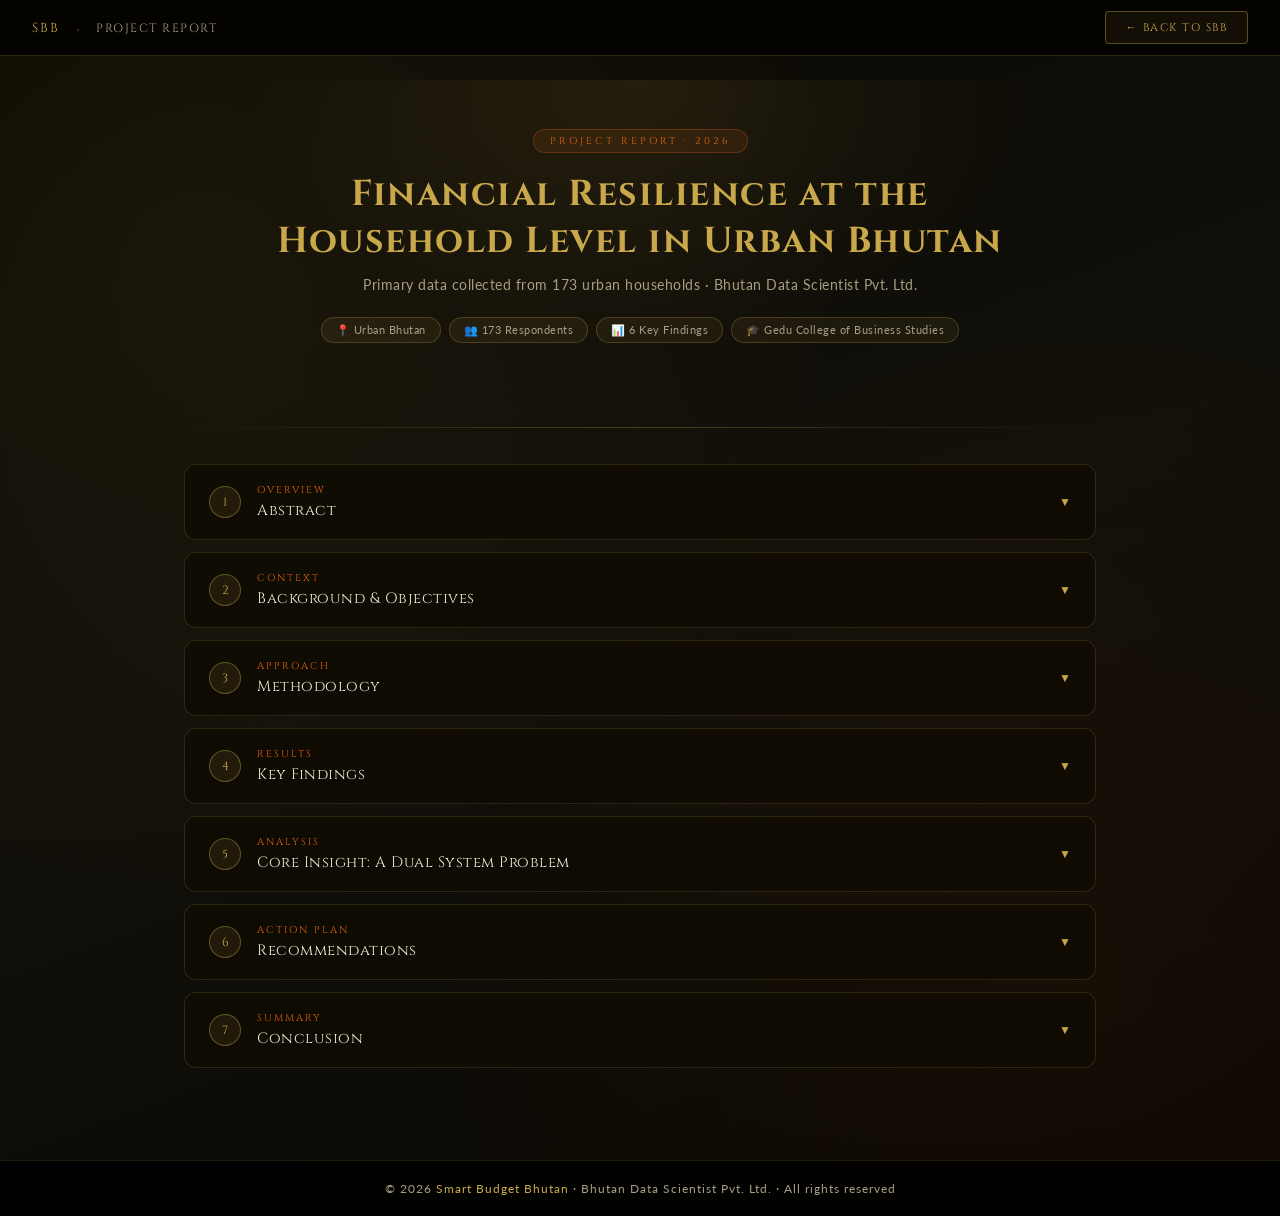
<file: report.html>
<!DOCTYPE html>
<html lang="en">
<head>
  <meta charset="UTF-8">
  <meta name="viewport" content="width=device-width, initial-scale=1.0">
  <title>Project Report · Smart Budget Bhutan</title>
  <link rel="icon" href="data:image/svg+xml,<svg xmlns='http://www.w3.org/2000/svg' viewBox='0 0 100 100'><text y='.9em' font-size='90'>📋</text></svg>">
  <link rel="preconnect" href="https://fonts.googleapis.com">
  <link rel="preconnect" href="https://fonts.gstatic.com" crossorigin>
  <link href="https://fonts.googleapis.com/css2?family=Cinzel:wght@600;700&family=Lato:wght@300;400;700&display=swap" rel="stylesheet">

  <style>
    :root {
      --gold: #c9a84c;
      --deep: #0d0a04;
      --accent: #e25f0e;
      --text: #f0ead6;
      --muted: #a89e84;
      --green: #4caf82;
      --card-bg: rgba(15,12,4,0.95);
    }

    * { box-sizing: border-box; margin: 0; padding: 0; }

    body {
      font-family: 'Lato', sans-serif;
      background: #080602;
      color: var(--text);
      min-height: 100vh;
      background-image:
        radial-gradient(circle at 15% 20%, rgba(201,168,76,0.07) 0%, transparent 45%),
        radial-gradient(circle at 85% 80%, rgba(226,95,14,0.05) 0%, transparent 45%),
        linear-gradient(160deg, #0a0802 0%, #12100a 50%, #080602 100%);
    }

    /* ── NAV ── */
    .report-nav {
      position: fixed;
      top: 0; left: 0; right: 0;
      z-index: 100;
      background: rgba(5,4,1,0.96);
      backdrop-filter: blur(12px);
      border-bottom: 1px solid rgba(201,168,76,0.2);
      padding: 0 32px;
      height: 56px;
      display: flex;
      align-items: center;
      justify-content: space-between;
    }

    .report-nav-left {
      display: flex;
      align-items: center;
      gap: 16px;
    }

    .report-nav-brand {
      font-family: 'Cinzel', serif;
      font-size: 13px;
      color: var(--gold);
      letter-spacing: 2px;
      text-decoration: none;
    }

    .report-nav-sep { color: rgba(201,168,76,0.3); font-size: 16px; }

    .report-nav-title {
      font-family: 'Cinzel', serif;
      font-size: 12px;
      color: var(--muted);
      letter-spacing: 1.5px;
      text-transform: uppercase;
    }

    .report-nav-back {
      display: inline-flex;
      align-items: center;
      gap: 8px;
      padding: 8px 20px;
      font-family: 'Cinzel', serif;
      font-size: 11px;
      letter-spacing: 1.5px;
      text-transform: uppercase;
      border: 1px solid rgba(201,168,76,0.4);
      background: rgba(201,168,76,0.08);
      color: var(--gold);
      cursor: pointer;
      border-radius: 4px;
      text-decoration: none;
      transition: background 0.2s, color 0.2s;
    }

    .report-nav-back:hover { background: var(--gold); color: var(--deep); }

    /* ── SCROLL PROGRESS ── */
    .scroll-progress {
      position: fixed;
      top: 56px; left: 0;
      height: 3px;
      background: linear-gradient(90deg, var(--accent), var(--gold));
      z-index: 99;
      transition: width 0.1s linear;
      width: 0%;
    }

    /* ── PAGE WRAPPER ── */
    .report-page {
      max-width: 960px;
      margin: 0 auto;
      padding: 80px 24px 80px;
    }

    /* ── HERO HEADER ── */
    .report-hero {
      text-align: center;
      padding: 48px 0 40px;
      position: relative;
    }

    .report-hero::before {
      content: '';
      position: absolute;
      inset: 0;
      background: radial-gradient(ellipse at 50% 0%, rgba(201,168,76,0.1) 0%, transparent 60%);
      pointer-events: none;
    }

    .report-badge {
      display: inline-block;
      font-size: 10px;
      letter-spacing: 3px;
      text-transform: uppercase;
      color: var(--accent);
      font-family: 'Cinzel', serif;
      background: rgba(226,95,14,0.1);
      border: 1px solid rgba(226,95,14,0.3);
      border-radius: 50px;
      padding: 4px 16px;
      margin-bottom: 18px;
    }

    .report-hero h1 {
      font-family: 'Cinzel', serif;
      font-size: clamp(20px, 3.5vw, 36px);
      color: var(--gold);
      letter-spacing: 1.5px;
      line-height: 1.3;
      margin-bottom: 12px;
    }

    .report-hero-sub {
      font-size: 13.5px;
      color: var(--muted);
      margin-bottom: 24px;
      letter-spacing: 0.5px;
    }

    .report-meta-row {
      display: flex;
      flex-wrap: wrap;
      gap: 8px;
      justify-content: center;
      margin-bottom: 8px;
    }

    .report-meta-pill {
      background: rgba(201,168,76,0.08);
      border: 1px solid rgba(201,168,76,0.25);
      border-radius: 50px;
      padding: 5px 14px;
      font-size: 11px;
      color: var(--muted);
      letter-spacing: 0.5px;
    }

    /* ── DIVIDER ── */
    .report-divider {
      height: 1px;
      background: linear-gradient(90deg, transparent, rgba(201,168,76,0.3), transparent);
      margin: 36px 0;
    }

    /* ── ACCORDION SECTIONS ── */
    .accordion-item {
      background: var(--card-bg);
      border: 1px solid rgba(201,168,76,0.18);
      border-radius: 12px;
      margin-bottom: 12px;
      overflow: hidden;
      transition: box-shadow 0.2s;
    }

    .accordion-item:hover { box-shadow: 0 8px 28px rgba(0,0,0,0.5); }

    .accordion-header {
      width: 100%;
      display: flex;
      align-items: center;
      gap: 16px;
      padding: 18px 24px;
      background: transparent;
      border: none;
      cursor: pointer;
      text-align: left;
      transition: background 0.2s;
    }

    .accordion-header:hover { background: rgba(201,168,76,0.05); }

    .accordion-header.active {
      border-bottom: 1px solid rgba(201,168,76,0.15);
      background: rgba(201,168,76,0.06);
    }

    .accordion-num {
      width: 32px; height: 32px; min-width: 32px;
      border-radius: 50%;
      background: rgba(201,168,76,0.1);
      border: 1.5px solid rgba(201,168,76,0.4);
      font-family: 'Cinzel', serif;
      font-size: 12px;
      color: var(--gold);
      display: flex; align-items: center; justify-content: center;
      flex-shrink: 0;
    }

    .accordion-title-wrap { flex: 1; }

    .accordion-tag {
      font-size: 10px;
      letter-spacing: 2px;
      color: var(--accent);
      text-transform: uppercase;
      font-family: 'Cinzel', serif;
      margin-bottom: 3px;
    }

    .accordion-title {
      font-family: 'Cinzel', serif;
      font-size: 15px;
      color: var(--text);
      letter-spacing: 0.5px;
    }

    .accordion-chevron {
      color: var(--gold);
      font-size: 12px;
      transition: transform 0.3s ease;
      flex-shrink: 0;
    }

    .accordion-chevron.open { transform: rotate(180deg); }

    .accordion-body {
      max-height: 0;
      overflow: hidden;
      transition: max-height 0.45s cubic-bezier(0.4,0,0.2,1);
    }

    .accordion-body.open { max-height: 3000px; }

    .accordion-content { padding: 24px 28px 28px; }

    /* ── TYPOGRAPHY ── */
    .rpt-body {
      font-size: 14px;
      color: var(--muted);
      line-height: 1.82;
      text-align: justify;
      margin-bottom: 14px;
    }

    .rpt-body strong { color: var(--text); }
    .rpt-body:last-child { margin-bottom: 0; }

    .rpt-label {
      font-family: 'Cinzel', serif;
      font-size: 10px;
      letter-spacing: 3px;
      text-transform: uppercase;
      color: var(--accent);
      margin-bottom: 14px;
    }

    .rpt-list {
      list-style: none;
      padding: 0; margin: 0 0 14px;
    }

    .rpt-list li {
      font-size: 13.5px;
      color: var(--muted);
      padding: 6px 0 6px 22px;
      position: relative;
      line-height: 1.6;
      border-bottom: 1px solid rgba(201,168,76,0.06);
    }

    .rpt-list li:last-child { border-bottom: none; }

    .rpt-list li::before {
      content: '→';
      position: absolute; left: 0;
      color: var(--gold); font-size: 12px;
    }

    /* ── FINDINGS GRID ── */
    .findings-grid {
      display: grid;
      grid-template-columns: repeat(3, 1fr);
      gap: 14px;
      margin-bottom: 4px;
    }

    .finding-card {
      background: rgba(255,255,255,0.03);
      border: 1px solid rgba(201,168,76,0.15);
      border-top: 3px solid var(--gold);
      border-radius: 10px;
      padding: 18px 16px;
      transition: transform 0.2s;
    }

    .finding-card:hover { transform: translateY(-4px); }

    .finding-num {
      font-family: 'Cinzel', serif;
      font-size: 10px;
      color: var(--accent);
      letter-spacing: 2px;
      margin-bottom: 6px;
    }

    .finding-title {
      font-family: 'Cinzel', serif;
      font-size: 12.5px;
      color: var(--text);
      margin-bottom: 8px;
      letter-spacing: 0.5px;
    }

    .finding-stat {
      font-family: 'Cinzel', serif;
      font-size: 30px;
      color: var(--gold);
      line-height: 1;
      margin-bottom: 10px;
    }

    .finding-body {
      font-size: 12.5px;
      color: var(--muted);
      line-height: 1.7;
      text-align: justify;
    }

    /* ── DUAL BLOCK ── */
    .dual-grid {
      display: grid;
      grid-template-columns: 1fr 1fr;
      gap: 14px;
      margin-bottom: 14px;
    }

    .dual-item {
      border-radius: 8px;
      padding: 16px 18px;
    }

    .dual-item.structural {
      background: rgba(226,95,14,0.07);
      border-left: 3px solid var(--accent);
    }

    .dual-item.behavioral {
      background: rgba(76,175,130,0.07);
      border-left: 3px solid var(--green);
    }

    .dual-label {
      font-family: 'Cinzel', serif;
      font-size: 11px;
      letter-spacing: 1.5px;
      text-transform: uppercase;
      color: var(--text);
      margin-bottom: 10px;
    }

    /* ── RECS GRID ── */
    .recs-grid {
      display: grid;
      grid-template-columns: repeat(3, 1fr);
      gap: 12px;
    }

    .rec-card {
      background: rgba(255,255,255,0.03);
      border: 1px solid rgba(201,168,76,0.12);
      border-radius: 10px;
      padding: 16px 14px;
    }

    .rec-icon { font-size: 20px; margin-bottom: 8px; }

    .rec-title {
      font-family: 'Cinzel', serif;
      font-size: 12px;
      color: var(--gold);
      letter-spacing: 0.5px;
      margin-bottom: 7px;
    }

    .rec-body {
      font-size: 12.5px;
      color: var(--muted);
      line-height: 1.65;
      text-align: justify;
    }

    /* ── QUOTE ── */
    .rpt-quote {
      background: rgba(201,168,76,0.07);
      border-left: 4px solid var(--gold);
      border-radius: 8px;
      padding: 16px 20px;
      font-family: 'Cinzel', serif;
      font-size: 14px;
      color: var(--gold);
      line-height: 1.65;
      font-style: italic;
      margin-top: 16px;
    }

    /* ── TWO COL ── */
    .two-col {
      display: grid;
      grid-template-columns: 1fr 1fr;
      gap: 24px;
    }

    /* ── BACK TO TOP ── */
    .back-to-top {
      position: fixed;
      bottom: 28px; right: 28px;
      width: 44px; height: 44px;
      border-radius: 50%;
      background: rgba(201,168,76,0.15);
      border: 1px solid rgba(201,168,76,0.4);
      color: var(--gold);
      font-size: 18px;
      display: flex; align-items: center; justify-content: center;
      cursor: pointer;
      transition: background 0.2s, opacity 0.3s;
      opacity: 0; pointer-events: none; z-index: 99;
    }

    .back-to-top.visible { opacity: 1; pointer-events: all; }
    .back-to-top:hover { background: rgba(201,168,76,0.3); }

    /* ── FOOTER ── */
    .report-footer {
      background: rgba(0,0,0,0.9);
      border-top: 1px solid rgba(201,168,76,0.15);
      padding: 20px;
      text-align: center;
      font-size: 12px;
      color: var(--muted);
      letter-spacing: 1px;
    }

    .report-footer a { color: var(--gold); text-decoration: none; }

    /* ── MOBILE ── */
    @media (max-width: 768px) {
      .report-nav { padding: 0 16px; }
      .report-nav-title, .report-nav-sep { display: none; }
      .report-page { padding: 72px 14px 60px; }
      .accordion-content { padding: 18px 16px 22px; }
      .findings-grid { grid-template-columns: 1fr 1fr; }
      .recs-grid { grid-template-columns: 1fr 1fr; }
      .dual-grid { grid-template-columns: 1fr; }
      .two-col { grid-template-columns: 1fr; }
    }

    @media (max-width: 480px) {
      .findings-grid { grid-template-columns: 1fr; }
      .recs-grid { grid-template-columns: 1fr; }
    }
  </style>
</head>
<body>

  <!-- SCROLL PROGRESS -->
  <div class="scroll-progress" id="scroll-progress"></div>

  <!-- NAV -->
  <nav class="report-nav">
    <div class="report-nav-left">
      <a href="index.html" class="report-nav-brand">SBB</a>
      <span class="report-nav-sep">·</span>
      <span class="report-nav-title">Project Report</span>
    </div>
    <a href="index.html" class="report-nav-back">← Back to SBB</a>
  </nav>

  <div class="report-page">

    <!-- HERO -->
    <div class="report-hero">
      <div class="report-badge">Project Report · 2026</div>
      <h1>Financial Resilience at the<br>Household Level in Urban Bhutan</h1>
      <p class="report-hero-sub">Primary data collected from 173 urban households · Bhutan Data Scientist Pvt. Ltd.</p>
      <div class="report-meta-row">
        <span class="report-meta-pill">📍 Urban Bhutan</span>
        <span class="report-meta-pill">👥 173 Respondents</span>
        <span class="report-meta-pill">📊 6 Key Findings</span>
        <span class="report-meta-pill">🎓 Gedu College of Business Studies</span>
      </div>
    </div>

    <div class="report-divider"></div>

    <!-- ── ACCORDION SECTIONS ── -->

    <!-- 1. ABSTRACT -->
    <div class="accordion-item">
      <button class="accordion-header" onclick="toggleAccordion(this)">
        <div class="accordion-num">1</div>
        <div class="accordion-title-wrap">
          <div class="accordion-tag">Overview</div>
          <div class="accordion-title">Abstract</div>
        </div>
        <span class="accordion-chevron">▼</span>
      </button>
      <div class="accordion-body">
        <div class="accordion-content">
          <p class="rpt-body">This project focused on financial resilience at the household level in urban Bhutan, exploring income, expenditure, housing costs, saving behavior, and financial challenges. Using a cross-sectional descriptive approach, primary data was collected via a Google survey, cleaned in Google Sheets, and visualized in Tableau.</p>
          <p class="rpt-body">Key findings show that many urban households earn low incomes and spend a large share on rent and loan repayments, severely limiting savings capacity. High living costs and low income were found as the main barriers to saving, while poor budgeting and financial planning skills add to this vulnerability.</p>
          <p class="rpt-body">The project concludes that financial resilience in urban Bhutan depends on both structural factors (income, housing costs) and behavioral factors (saving habits, financial planning). Recommendations include improving affordable housing, promoting financial literacy, and providing practical digital tools.</p>
        </div>
      </div>
    </div>

    <!-- 2. BACKGROUND -->
    <div class="accordion-item">
      <button class="accordion-header" onclick="toggleAccordion(this)">
        <div class="accordion-num">2</div>
        <div class="accordion-title-wrap">
          <div class="accordion-tag">Context</div>
          <div class="accordion-title">Background & Objectives</div>
        </div>
        <span class="accordion-chevron">▼</span>
      </button>
      <div class="accordion-body">
        <div class="accordion-content">
          <p class="rpt-body">Bhutan is experiencing steady urbanization as people migrate from rural areas in search of better employment, education, and services. While opportunities have increased, the cost of urban living has risen significantly creating a dual challenge for households who face high rental costs, rising goods and services prices, limited income growth, and increased financial obligations.</p>
          <p class="rpt-body">Financial resilience the ability to manage expenses, absorb financial shocks, and maintain stability is becoming increasingly critical. Limited existing research on how Bhutanese households manage finances makes this project important for providing data-driven insights.</p>
          <div class="rpt-label" style="margin-top:20px;">Project Objectives</div>
          <ul class="rpt-list">
            <li>Analyze income levels and income stability of urban households</li>
            <li>Examine household expenditure patterns on essential goods and services</li>
            <li>Evaluate the impact of housing costs on household financial well-being</li>
            <li>Assess savings behavior and financial management practices</li>
            <li>Identify key financial challenges and support preferences</li>
          </ul>
        </div>
      </div>
    </div>

    <!-- 3. METHODOLOGY -->
    <div class="accordion-item">
      <button class="accordion-header" onclick="toggleAccordion(this)">
        <div class="accordion-num">3</div>
        <div class="accordion-title-wrap">
          <div class="accordion-tag">Approach</div>
          <div class="accordion-title">Methodology</div>
        </div>
        <span class="accordion-chevron">▼</span>
      </button>
      <div class="accordion-body">
        <div class="accordion-content">
          <p class="rpt-body">This project follows an exploratory and descriptive design to understand trends and patterns related to financial resilience in urban Bhutan. It is non-experimental and cross-sectional, with data collected at a single point in time without manipulating any variables.</p>
          <p class="rpt-body">Primary survey data was collected from 173 urban households using Google Forms. Data was cleaned and prepared in Google Sheets inconsistencies checked, missing values handled, and categorical data converted to numerical where necessary. Cleaned data was then analyzed in Tableau to create interactive charts and visualizations.</p>
          <div class="rpt-label" style="margin-top:20px;">Visualizations Used</div>
          <ul class="rpt-list">
            <li>Bar charts — income distribution and largest household expenses</li>
            <li>Bubble chart — budgeting difficulties (saving, planning, debt management)</li>
            <li>Pie chart — reasons for not saving</li>
            <li>Tree map — preferred financial support types</li>
          </ul>
        </div>
      </div>
    </div>

    <!-- 4. KEY FINDINGS -->
    <div class="accordion-item">
      <button class="accordion-header" onclick="toggleAccordion(this)">
        <div class="accordion-num">4</div>
        <div class="accordion-title-wrap">
          <div class="accordion-tag">Results</div>
          <div class="accordion-title">Key Findings</div>
        </div>
        <span class="accordion-chevron">▼</span>
      </button>
      <div class="accordion-body">
        <div class="accordion-content">
          <div class="findings-grid">

            <div class="finding-card">
              <div class="finding-num">FINDING 01</div>
              <div class="finding-title">Young Urban Population</div>
              <div class="finding-stat">78%</div>
              <p class="finding-body">78.03% of respondents are aged 21–35  young adults in early career stages with the highest financial vulnerability due to lower income and higher living costs.</p>
            </div>

            <div class="finding-card">
              <div class="finding-num">FINDING 02</div>
              <div class="finding-title">Low Income Households</div>
              <div class="finding-stat">50%+</div>
              <p class="finding-body">More than half earn Nu. 30,000 or less per month. The largest group earns below Nu. 20,000, leaving very limited capacity for savings a clear "missing middle" income gap.</p>
            </div>

            <div class="finding-card">
              <div class="finding-num">FINDING 03</div>
              <div class="finding-title">Rent Dominates Expenses</div>
              <div class="finding-stat">37.8%</div>
              <p class="finding-body">Rent alone is 37.76% of total household expenses. Combined with loan repayments, over 55% of income goes to fixed, non-negotiable costs leaving almost nothing to save.</p>
            </div>

            <div class="finding-card">
              <div class="finding-num">FINDING 04</div>
              <div class="finding-title">Why Households Cannot Save</div>
              <div class="finding-stat">61%</div>
              <p class="finding-body">High expenses (36.11%) and low income (25%) account for 61.11% of reasons. A further 23.61% have no regular saving habit, and 11.11% cited unexpected expenses.</p>
            </div>

            <div class="finding-card">
              <div class="finding-num">FINDING 05</div>
              <div class="finding-title">Budgeting Challenges</div>
              <div class="finding-stat">37.5%</div>
              <p class="finding-body">Inability to save is the top financial difficulty (37.54%), followed by financial planning (28.67%) and daily budgeting (20.48%) three deeply interconnected challenges.</p>
            </div>

            <div class="finding-card">
              <div class="finding-num">FINDING 06</div>
              <div class="finding-title">Demand for Digital Tools</div>
              <div class="finding-stat">61.4%</div>
              <p class="finding-body">61.44% of households want either savings/investment products or mobile digital budgeting tools showing strong demand for practical, accessible financial tools over advice alone.</p>
            </div>

          </div>
        </div>
      </div>
    </div>

    <!-- 5. CORE INSIGHT -->
    <div class="accordion-item">
      <button class="accordion-header" onclick="toggleAccordion(this)">
        <div class="accordion-num">5</div>
        <div class="accordion-title-wrap">
          <div class="accordion-tag">Analysis</div>
          <div class="accordion-title">Core Insight: A Dual System Problem</div>
        </div>
        <span class="accordion-chevron">▼</span>
      </button>
      <div class="accordion-body">
        <div class="accordion-content">
          <p class="rpt-body">Financial resilience in urban Bhutan depends on two interconnected systems. When both break down simultaneously, households face a cycle of financial vulnerability that is very hard to escape.</p>
          <div class="dual-grid">
            <div class="dual-item structural">
              <div class="dual-label">Structural Factors</div>
              <ul class="rpt-list">
                <li>Low and unstable income</li>
                <li>High housing and rent costs</li>
                <li>Rising cost of living (GST)</li>
                <li>Limited access to financial services</li>
              </ul>
            </div>
            <div class="dual-item behavioral">
              <div class="dual-label">Behavioral Factors</div>
              <ul class="rpt-list">
                <li>Weak saving habits</li>
                <li>Poor budgeting practices</li>
                <li>Lack of financial planning</li>
                <li>No emergency fund strategy</li>
              </ul>
            </div>
          </div>
          <p class="rpt-body">When these structural and behavioral factors combine, households face a lack of financial buffer, increased stress managing daily needs, and high vulnerability to emergencies medical expenses, job loss, or sudden economic shocks.</p>
        </div>
      </div>
    </div>

    <!-- 6. RECOMMENDATIONS -->
    <div class="accordion-item">
      <button class="accordion-header" onclick="toggleAccordion(this)">
        <div class="accordion-num">6</div>
        <div class="accordion-title-wrap">
          <div class="accordion-tag">Action Plan</div>
          <div class="accordion-title">Recommendations</div>
        </div>
        <span class="accordion-chevron">▼</span>
      </button>
      <div class="accordion-body">
        <div class="accordion-content">
          <div class="recs-grid">
            <div class="rec-card">
              <div class="rec-icon">🏠</div>
              <div class="rec-title">Affordable Housing</div>
              <p class="rec-body">The government and private sector should increase supply of affordable housing in urban areas to reduce the rent burden that consumes over a third of household income.</p>
            </div>
            <div class="rec-card">
              <div class="rec-icon">📚</div>
              <div class="rec-title">Financial Literacy</div>
              <p class="rec-body">Run programs educating households on budgeting, saving, debt management, and financial planning to build practical money management skills.</p>
            </div>
            <div class="rec-card">
              <div class="rec-icon">📱</div>
              <div class="rec-title">Digital Budgeting Tools</div>
              <p class="rec-body">Banks and institutions should introduce mobile budgeting apps that help households track income, expenses, and savings directly addressing the top demand identified in the project.</p>
            </div>
            <div class="rec-card">
              <div class="rec-icon">💰</div>
              <div class="rec-title">Emergency Fund Products</div>
              <p class="rec-body">Promote savings accounts designed for emergency funds with flexible deposit options to help households build a financial cushion for unexpected expenses.</p>
            </div>
            <div class="rec-card">
              <div class="rec-icon">🏦</div>
              <div class="rec-title">Access to Financial Services</div>
              <p class="rec-body">Expand microfinance, low-interest loans, and investment products to give households more options for managing shocks and building long-term stability.</p>
            </div>
            <div class="rec-card">
              <div class="rec-icon">📊</div>
              <div class="rec-title">Control Urban Living Costs</div>
              <p class="rec-body">Policymakers should focus on controlling rising urban costs, especially housing and utilities, and develop policies that directly support urban household financial stability.</p>
            </div>
          </div>
        </div>
      </div>
    </div>

    <!-- 7. CONCLUSION -->
    <div class="accordion-item">
      <button class="accordion-header" onclick="toggleAccordion(this)">
        <div class="accordion-num">7</div>
        <div class="accordion-title-wrap">
          <div class="accordion-tag">Summary</div>
          <div class="accordion-title">Conclusion</div>
        </div>
        <span class="accordion-chevron">▼</span>
      </button>
      <div class="accordion-body">
        <div class="accordion-content">
          <p class="rpt-body">The findings of this project highlight that financial resilience in urban Bhutan is shaped by both structural factors income levels, housing costs, and rising expenses and behavioral factors such as saving habits, budgeting, and financial planning.</p>
          <p class="rpt-body">Visualization results confirm that many urban households earn low incomes and spend the majority on rent and loan repayments, leaving little capacity to save or absorb financial shocks. The absence of adequate savings creates a critical vulnerability any unexpected expense becomes a crisis.</p>
          <p class="rpt-body">Addressing financial resilience requires a combined approach: improving access to affordable housing and financial services, promoting financial literacy, and providing practical digital tools that help households plan, save, and build long-term stability. The SBB platform including its budget planner, quiz, and financial tools is a direct response to these findings.</p>
          <div class="rpt-quote">
            "Financial resilience in urban Bhutan depends on the combined effect of income, housing costs, expenditure patterns, and financial management practices."
          </div>
        </div>
      </div>
    </div>

  </div><!-- end report-page -->

  <!-- FOOTER -->
  <footer class="report-footer">
    <p>© 2026 <a href="index.html">Smart Budget Bhutan</a> · Bhutan Data Scientist Pvt. Ltd. · All rights reserved</p>
  </footer>

  <!-- BACK TO TOP -->
  <button class="back-to-top" id="back-to-top" onclick="window.scrollTo({top:0,behavior:'smooth'})" aria-label="Back to top">↑</button>

  <script>
    // Accordion
    function toggleAccordion(btn) {
      const body    = btn.nextElementSibling;
      const chevron = btn.querySelector('.accordion-chevron');
      const isOpen  = body.classList.contains('open');

      // Close all
      document.querySelectorAll('.accordion-body').forEach(b => b.classList.remove('open'));
      document.querySelectorAll('.accordion-header').forEach(h => {
        h.classList.remove('active');
        h.querySelector('.accordion-chevron').classList.remove('open');
      });

      // Open clicked (if it was closed)
      if (!isOpen) {
        body.classList.add('open');
        btn.classList.add('active');
        chevron.classList.add('open');
      }
    }

    // Scroll progress + back to top
    window.addEventListener('scroll', () => {
      const pct = (window.scrollY / (document.documentElement.scrollHeight - window.innerHeight)) * 100;
      document.getElementById('scroll-progress').style.width = pct + '%';
      const btn = document.getElementById('back-to-top');
      btn.classList.toggle('visible', window.scrollY > 400);
    });
  </script>

</body>
</html>
</file>
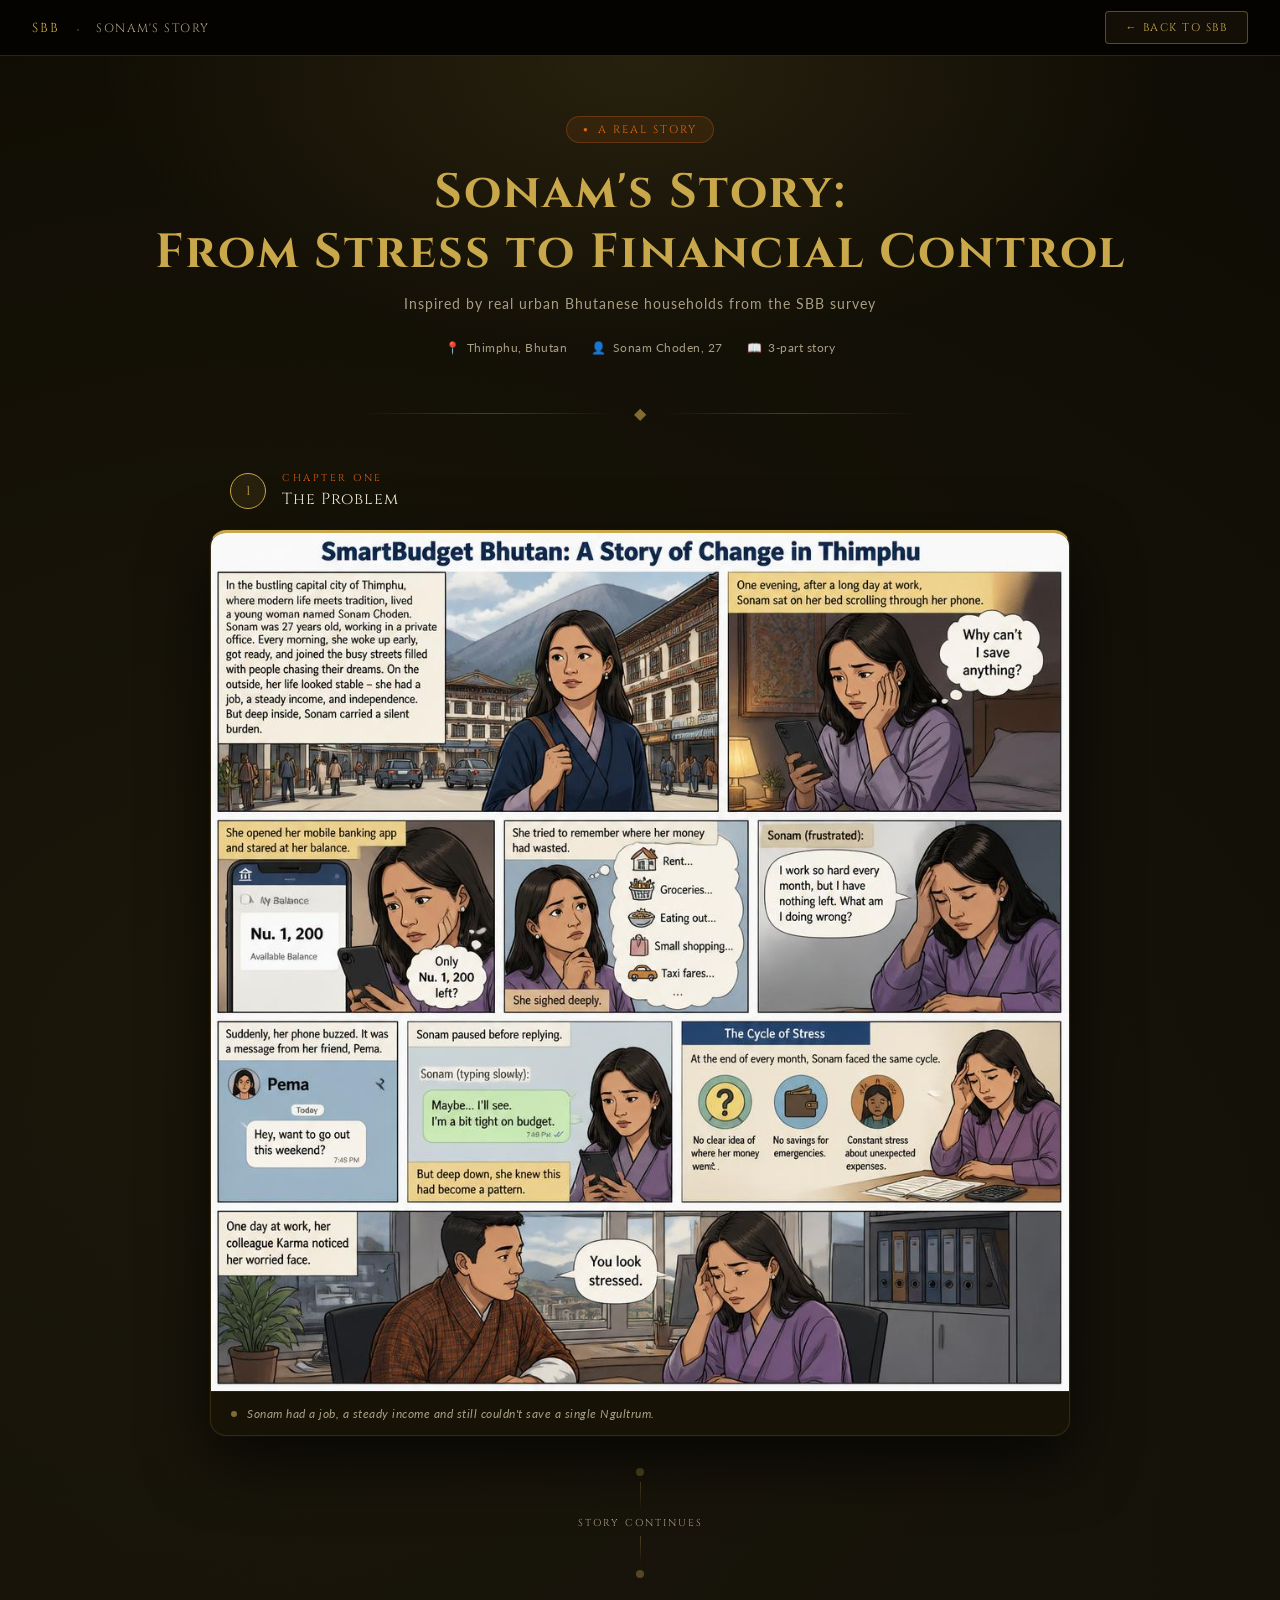
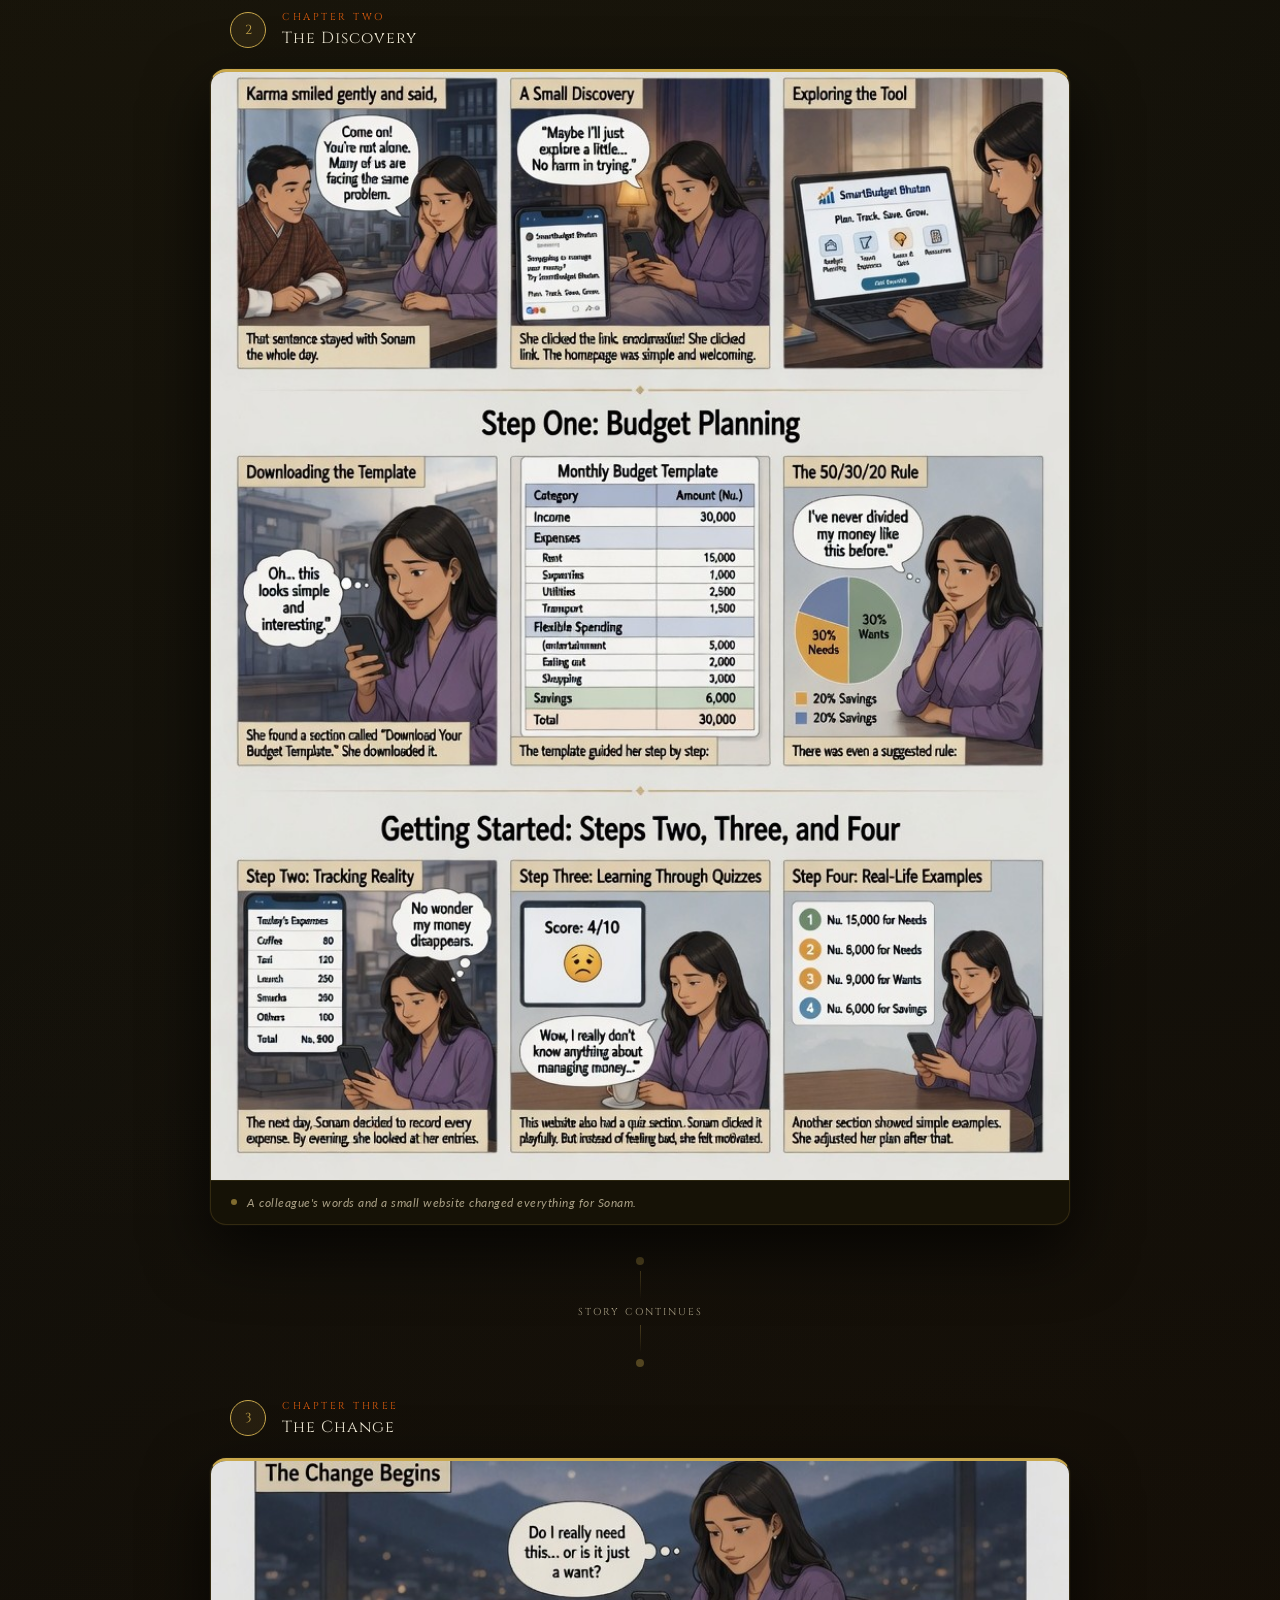
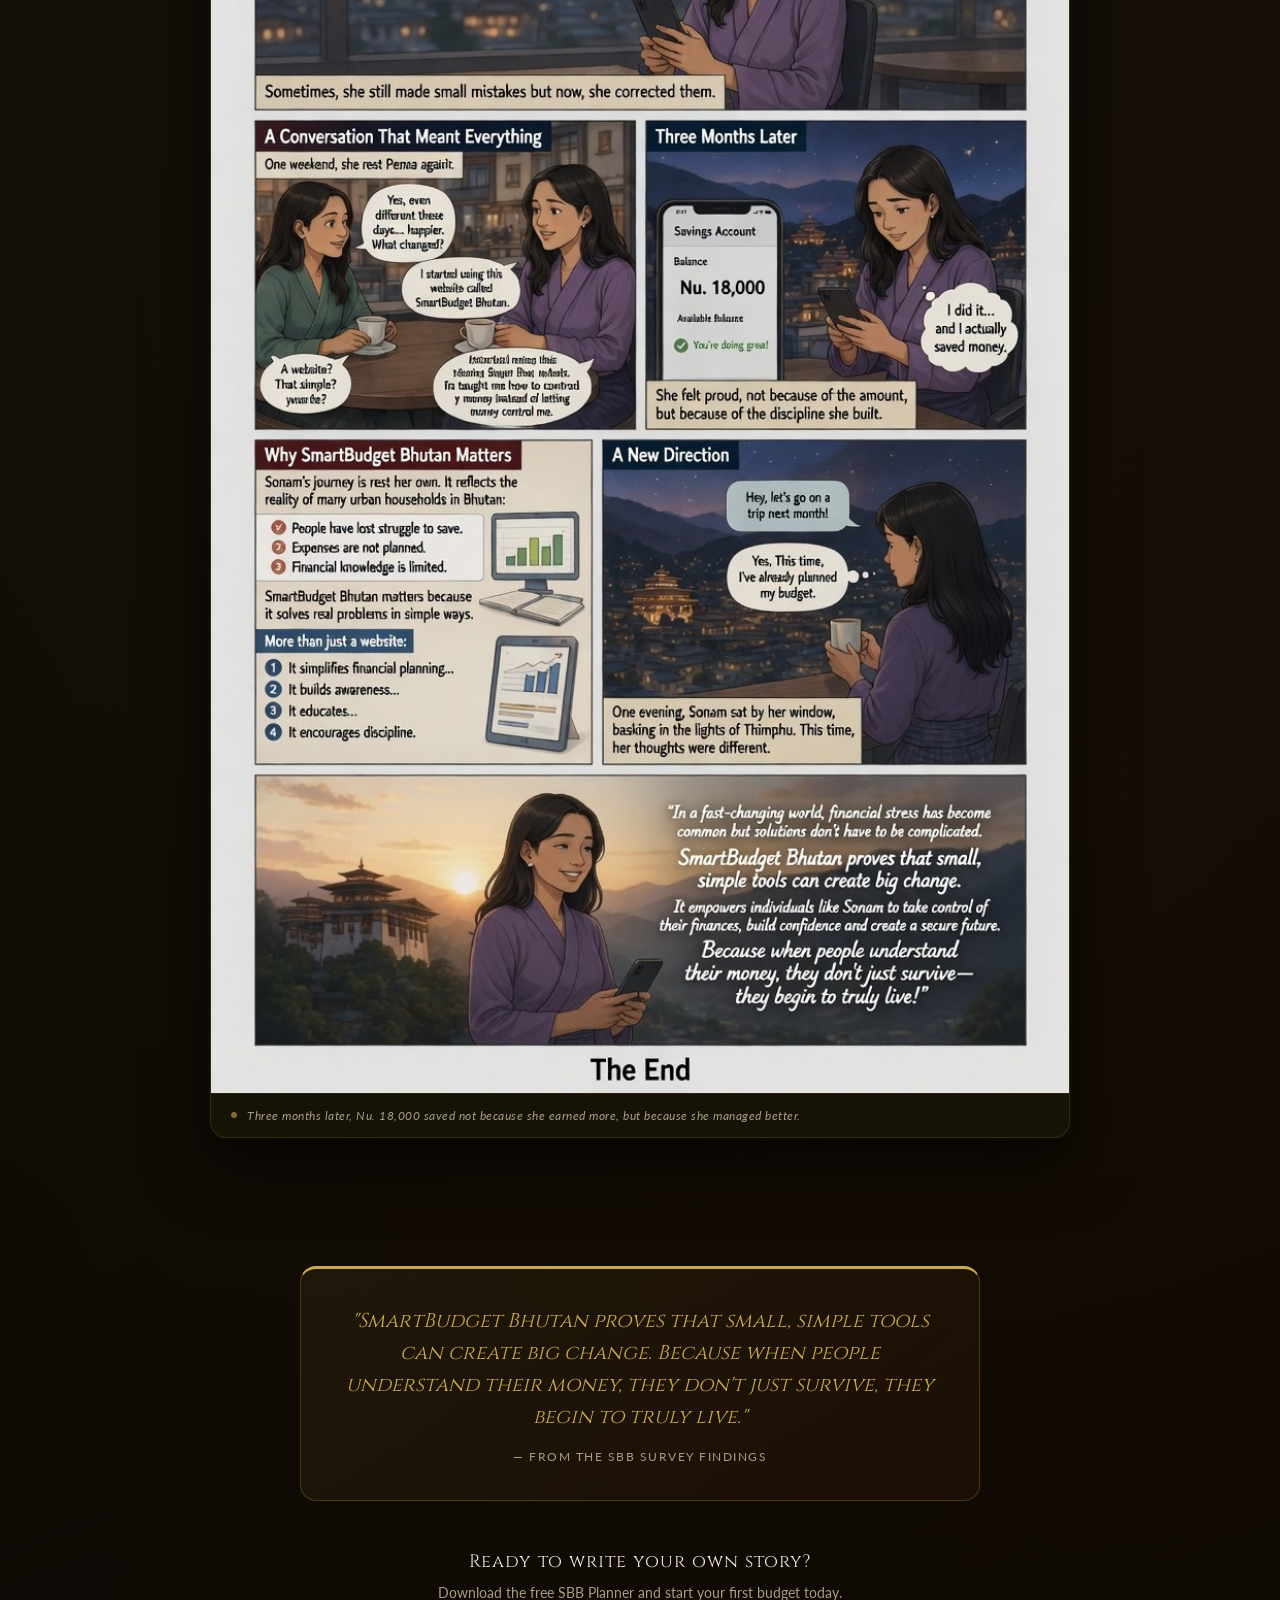
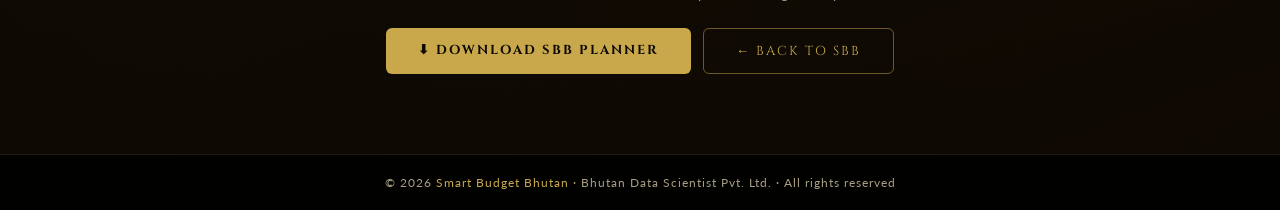
<file: story.html>
<!DOCTYPE html>
<html lang="en">
<head>
  <meta charset="UTF-8">
  <meta name="viewport" content="width=device-width, initial-scale=1.0">
  <title>Sonam's Story : Smart Budget Bhutan</title>
  <link rel="icon" href="data:image/svg+xml,<svg xmlns='http://www.w3.org/2000/svg' viewBox='0 0 100 100'><text y='.9em' font-size='90'>📖</text></svg>">
  <link rel="preconnect" href="https://fonts.googleapis.com">
  <link rel="preconnect" href="https://fonts.gstatic.com" crossorigin>
  <link href="https://fonts.googleapis.com/css2?family=Cinzel:wght@600;700&family=Lato:wght@300;400;700&display=swap" rel="stylesheet">

  <style>
    :root {
      --gold: #c9a84c;
      --deep: #0d0a04;
      --card-bg: rgba(15, 12, 4, 0.95);
      --accent: #e25f0e;
      --text: #f0ead6;
      --muted: #a89e84;
      --green: #4caf82;
    }

    * { box-sizing: border-box; margin: 0; padding: 0; }

    body {
      font-family: 'Lato', sans-serif;
      background: #080602;
      color: var(--text);
      min-height: 100vh;
      background-image:
        radial-gradient(circle at 15% 20%, rgba(201,168,76,0.07) 0%, transparent 45%),
        radial-gradient(circle at 85% 80%, rgba(226,95,14,0.05) 0%, transparent 45%),
        linear-gradient(160deg, #0a0802 0%, #12100a 50%, #080602 100%);
    }

    /* ── TOP NAV BAR ── */
    .story-nav {
      position: fixed;
      top: 0; left: 0; right: 0;
      z-index: 100;
      background: rgba(5,4,1,0.96);
      backdrop-filter: blur(12px);
      border-bottom: 1px solid rgba(201,168,76,0.2);
      padding: 0 32px;
      height: 56px;
      display: flex;
      align-items: center;
      justify-content: space-between;
    }

    .story-nav-left {
      display: flex;
      align-items: center;
      gap: 16px;
    }

    .story-nav-brand {
      font-family: 'Cinzel', serif;
      font-size: 13px;
      color: var(--gold);
      letter-spacing: 2px;
      text-decoration: none;
    }

    .story-nav-sep {
      color: rgba(201,168,76,0.3);
      font-size: 16px;
    }

    .story-nav-title {
      font-family: 'Cinzel', serif;
      font-size: 12px;
      color: var(--muted);
      letter-spacing: 1.5px;
      text-transform: uppercase;
    }

    .story-nav-close {
      display: inline-flex;
      align-items: center;
      gap: 8px;
      padding: 8px 20px;
      font-family: 'Cinzel', serif;
      font-size: 11px;
      letter-spacing: 1.5px;
      text-transform: uppercase;
      border: 1px solid rgba(201,168,76,0.4);
      background: rgba(201,168,76,0.08);
      color: var(--gold);
      cursor: pointer;
      border-radius: 4px;
      text-decoration: none;
      transition: background 0.2s, color 0.2s;
    }

    .story-nav-close:hover {
      background: var(--gold);
      color: var(--deep);
    }

    /* ── HERO HEADER ── */
    .story-hero {
      margin-top: 56px;
      padding: 60px 20px 40px;
      text-align: center;
      position: relative;
      overflow: hidden;
    }

    .story-hero::before {
      content: '';
      position: absolute;
      inset: 0;
      background:
        radial-gradient(ellipse at 50% 0%, rgba(201,168,76,0.12) 0%, transparent 60%);
      pointer-events: none;
    }

    .story-hero-badge {
      display: inline-flex;
      align-items: center;
      gap: 8px;
      background: rgba(226,95,14,0.1);
      border: 1px solid rgba(226,95,14,0.3);
      border-radius: 50px;
      padding: 5px 16px;
      font-size: 11px;
      color: var(--accent);
      letter-spacing: 2px;
      text-transform: uppercase;
      font-family: 'Cinzel', serif;
      margin-bottom: 20px;
    }

    .story-hero-badge::before {
      content: '●';
      font-size: 8px;
      animation: pulse 1.8s ease-in-out infinite;
    }

    @keyframes pulse {
      0%,100% { opacity:1; } 50% { opacity:0.3; }
    }

    .story-hero h1 {
      font-family: 'Cinzel', serif;
      font-size: clamp(26px, 4vw, 48px);
      color: var(--gold);
      letter-spacing: 2px;
      line-height: 1.25;
      margin-bottom: 12px;
    }

    .story-hero-sub {
      font-size: 14px;
      color: var(--muted);
      letter-spacing: 1px;
      margin-bottom: 28px;
    }

    .story-meta-row {
      display: flex;
      align-items: center;
      justify-content: center;
      gap: 24px;
      flex-wrap: wrap;
      margin-bottom: 8px;
    }

    .story-meta-item {
      display: flex;
      align-items: center;
      gap: 6px;
      font-size: 12px;
      color: var(--muted);
      letter-spacing: 0.5px;
    }

    .story-meta-item span:first-child {
      color: var(--gold);
    }

    /* ── DIVIDER ── */
    .story-divider {
      display: flex;
      align-items: center;
      gap: 16px;
      max-width: 600px;
      margin: 0 auto 48px;
      padding: 0 20px;
    }

    .story-divider-line {
      flex: 1;
      height: 1px;
      background: linear-gradient(90deg, transparent, rgba(201,168,76,0.3), transparent);
    }

    .story-divider-icon {
      color: var(--gold);
      font-size: 16px;
      opacity: 0.6;
    }

    /* ── CHAPTER LABELS ── */
    .chapter-label {
      max-width: 860px;
      margin: 0 auto 20px;
      padding: 0 20px;
      display: flex;
      align-items: center;
      gap: 16px;
    }

    .chapter-number {
      width: 36px; height: 36px; min-width: 36px;
      border-radius: 50%;
      background: rgba(201,168,76,0.1);
      border: 1.5px solid var(--gold);
      display: flex; align-items: center; justify-content: center;
      font-family: 'Cinzel', serif;
      font-size: 13px;
      color: var(--gold);
    }

    .chapter-info {
      flex: 1;
    }

    .chapter-tag {
      font-size: 10px;
      letter-spacing: 2.5px;
      color: var(--accent);
      text-transform: uppercase;
      font-family: 'Cinzel', serif;
      margin-bottom: 3px;
    }

    .chapter-title {
      font-family: 'Cinzel', serif;
      font-size: 16px;
      color: var(--text);
      letter-spacing: 1px;
    }

    /* ── IMAGE PANELS ── */
    .story-container {
      max-width: 900px;
      margin: 0 auto;
      padding: 0 20px 80px;
    }

    .story-panel {
      margin-bottom: 48px;
      border-radius: 16px;
      overflow: hidden;
      border: 1px solid rgba(201,168,76,0.2);
      border-top: 3px solid var(--gold);
      box-shadow:
        0 24px 64px rgba(0,0,0,0.7),
        0 0 0 1px rgba(201,168,76,0.05),
        inset 0 1px 0 rgba(201,168,76,0.1);
      background: var(--card-bg);
      position: relative;
      animation: panelFadeIn 0.6s ease forwards;
      opacity: 0;
      transform: translateY(20px);
    }

    .story-panel:nth-child(1) { animation-delay: 0.1s; }
    .story-panel:nth-child(2) { animation-delay: 0.25s; }
    .story-panel:nth-child(3) { animation-delay: 0.4s; }

    @keyframes panelFadeIn {
      to { opacity: 1; transform: translateY(0); }
    }

    .story-panel img {
      width: 100%;
      display: block;
      image-rendering: -webkit-optimize-contrast;
      image-rendering: crisp-edges;
    }

    /* ── PANEL FOOTER CAPTION ── */
    .panel-caption {
      padding: 14px 20px;
      background: rgba(201,168,76,0.04);
      border-top: 1px solid rgba(201,168,76,0.12);
      display: flex;
      align-items: center;
      gap: 10px;
    }

    .panel-caption-dot {
      width: 6px; height: 6px; min-width: 6px;
      border-radius: 50%;
      background: var(--gold);
      opacity: 0.6;
    }

    .panel-caption-text {
      font-size: 12px;
      color: var(--muted);
      letter-spacing: 0.5px;
      font-style: italic;
    }

    /* ── CONNECTOR between panels ── */
    .story-connector {
      display: flex;
      flex-direction: column;
      align-items: center;
      gap: 6px;
      margin-bottom: 32px;
      margin-top: -16px;
    }

    .connector-dot {
      width: 8px; height: 8px;
      border-radius: 50%;
      background: rgba(201,168,76,0.35);
    }

    .connector-line {
      width: 1px;
      height: 28px;
      background: linear-gradient(to bottom, rgba(201,168,76,0.3), transparent);
    }

    .connector-label {
      font-family: 'Cinzel', serif;
      font-size: 10px;
      color: var(--muted);
      letter-spacing: 2px;
      text-transform: uppercase;
    }

    /* ── CLOSING QUOTE ── */
    .story-closing {
      max-width: 680px;
      margin: 0 auto 48px;
      padding: 36px 36px;
      background: linear-gradient(135deg, rgba(201,168,76,0.08) 0%, rgba(226,95,14,0.05) 100%);
      border: 1px solid rgba(201,168,76,0.25);
      border-top: 3px solid var(--gold);
      border-radius: 16px;
      text-align: center;
    }

    .story-closing-quote {
      font-family: 'Cinzel', serif;
      font-size: clamp(15px, 2.5vw, 20px);
      color: var(--gold);
      line-height: 1.6;
      font-style: italic;
      margin-bottom: 16px;
    }

    .story-closing-attr {
      font-size: 12px;
      color: var(--muted);
      letter-spacing: 1.5px;
      text-transform: uppercase;
    }

    /* ── CTA FOOTER ── */
    .story-cta {
      text-align: center;
      padding: 0 20px 80px;
    }

    .story-cta-title {
      font-family: 'Cinzel', serif;
      font-size: 18px;
      color: var(--text);
      letter-spacing: 1px;
      margin-bottom: 8px;
    }

    .story-cta-sub {
      font-size: 13.5px;
      color: var(--muted);
      margin-bottom: 24px;
      line-height: 1.65;
    }

    .story-cta-btns {
      display: flex;
      gap: 12px;
      justify-content: center;
      flex-wrap: wrap;
    }

    .cta-btn-primary {
      padding: 13px 32px;
      font-family: 'Cinzel', serif;
      font-size: 13px;
      letter-spacing: 2px;
      text-transform: uppercase;
      background: var(--gold);
      color: var(--deep);
      border: none;
      border-radius: 6px;
      cursor: pointer;
      text-decoration: none;
      font-weight: 700;
      transition: opacity 0.2s, transform 0.15s;
      display: inline-block;
    }

    .cta-btn-primary:hover {
      opacity: 0.88;
      transform: translateY(-2px);
    }

    .cta-btn-secondary {
      padding: 13px 32px;
      font-family: 'Cinzel', serif;
      font-size: 13px;
      letter-spacing: 2px;
      text-transform: uppercase;
      background: transparent;
      color: var(--gold);
      border: 1px solid rgba(201,168,76,0.5);
      border-radius: 6px;
      cursor: pointer;
      text-decoration: none;
      transition: background 0.2s, color 0.2s;
      display: inline-block;
    }

    .cta-btn-secondary:hover {
      background: rgba(201,168,76,0.1);
    }

    /* ── SCROLL PROGRESS ── */
    .scroll-progress {
      position: fixed;
      top: 56px;
      left: 0;
      height: 3px;
      background: linear-gradient(90deg, var(--accent), var(--gold));
      z-index: 99;
      transition: width 0.1s linear;
      width: 0%;
    }

    /* ── BACK TO TOP ── */
    .back-to-top {
      position: fixed;
      bottom: 28px;
      right: 28px;
      width: 44px; height: 44px;
      border-radius: 50%;
      background: rgba(201,168,76,0.15);
      border: 1px solid rgba(201,168,76,0.4);
      color: var(--gold);
      font-size: 18px;
      display: flex; align-items: center; justify-content: center;
      cursor: pointer;
      transition: background 0.2s, opacity 0.3s, transform 0.2s;
      opacity: 0;
      pointer-events: none;
      z-index: 99;
    }

    .back-to-top.visible {
      opacity: 1;
      pointer-events: all;
    }

    .back-to-top:hover {
      background: rgba(201,168,76,0.3);
      transform: translateY(-3px);
    }

    /* ── FOOTER ── */
    .story-footer {
      background: rgba(0,0,0,0.9);
      border-top: 1px solid rgba(201,168,76,0.15);
      padding: 20px;
      text-align: center;
      font-size: 12px;
      color: var(--muted);
      letter-spacing: 1px;
    }

    .story-footer a {
      color: var(--gold);
      text-decoration: none;
    }

    /* ── MOBILE ── */
    @media (max-width: 600px) {
      .story-nav { padding: 0 16px; }
      .story-nav-title { display: none; }
      .story-nav-sep { display: none; }
      .story-hero { padding: 44px 16px 28px; }
      .story-container { padding: 0 12px 60px; }
      .story-closing { padding: 24px 20px; }
      .chapter-label { padding: 0 12px; }
    }
  </style>
</head>
<body>

  <!-- SCROLL PROGRESS BAR -->
  <div class="scroll-progress" id="scroll-progress"></div>

  <!-- NAV -->
  <nav class="story-nav">
    <div class="story-nav-left">
      <a href="index.html" class="story-nav-brand">SBB</a>
      <span class="story-nav-sep">·</span>
      <span class="story-nav-title">Sonam's Story</span>
    </div>
    <a href="index.html" class="story-nav-close">← Back to SBB</a>
  </nav>

  <!-- HERO -->
  <div class="story-hero">
    <div class="story-hero-badge">A Real Story</div>
    <h1>Sonam's Story:<br>From Stress to Financial Control</h1>
    <p class="story-hero-sub">Inspired by real urban Bhutanese households from the SBB survey</p>
    <div class="story-meta-row">
      <div class="story-meta-item"><span>📍</span> Thimphu, Bhutan</div>
      <div class="story-meta-item"><span>👤</span> Sonam Choden, 27</div>
      <div class="story-meta-item"><span>📖</span> 3-part story</div>
    </div>
  </div>

  <div class="story-divider">
    <div class="story-divider-line"></div>
    <div class="story-divider-icon">◆</div>
    <div class="story-divider-line"></div>
  </div>

  <!-- STORY CONTENT -->
  <div class="story-container">

    <!-- PART 1 -->
    <div class="chapter-label">
      <div class="chapter-number">1</div>
      <div class="chapter-info">
        <div class="chapter-tag">Chapter One</div>
        <div class="chapter-title">The Problem</div>
      </div>
    </div>

    <div class="story-panel">
      <img
        src="sonam's story part 1.jpg"
        alt="Sonam's Story Part 1 — The Problem"
        loading="eager"
      >
      <div class="panel-caption">
        <div class="panel-caption-dot"></div>
        <div class="panel-caption-text">Sonam had a job, a steady income and still couldn't save a single Ngultrum.</div>
      </div>
    </div>

    <!-- CONNECTOR -->
    <div class="story-connector">
      <div class="connector-dot"></div>
      <div class="connector-line"></div>
      <div class="connector-label">Story continues</div>
      <div class="connector-line"></div>
      <div class="connector-dot"></div>
    </div>

    <!-- PART 2 -->
    <div class="chapter-label">
      <div class="chapter-number">2</div>
      <div class="chapter-info">
        <div class="chapter-tag">Chapter Two</div>
        <div class="chapter-title">The Discovery</div>
      </div>
    </div>

    <div class="story-panel">
      <img
        src="part2.jpg"
        alt="Sonam's Story Part 2: The Discovery"
        loading="lazy"
      >
      <div class="panel-caption">
        <div class="panel-caption-dot"></div>
        <div class="panel-caption-text">A colleague's words and a small website changed everything for Sonam.</div>
      </div>
    </div>

    <!-- CONNECTOR -->
    <div class="story-connector">
      <div class="connector-dot"></div>
      <div class="connector-line"></div>
      <div class="connector-label">Story continues</div>
      <div class="connector-line"></div>
      <div class="connector-dot"></div>
    </div>

    <!-- PART 3 -->
    <div class="chapter-label">
      <div class="chapter-number">3</div>
      <div class="chapter-info">
        <div class="chapter-tag">Chapter Three</div>
        <div class="chapter-title">The Change</div>
      </div>
    </div>

    <div class="story-panel">
      <img
        src="part3.jpg"
        alt="Sonam's Story Part 3: The Change"
        loading="lazy"
      >
      <div class="panel-caption">
        <div class="panel-caption-dot"></div>
        <div class="panel-caption-text">Three months later, Nu. 18,000 saved not because she earned more, but because she managed better.</div>
      </div>
    </div>

  </div>

  <!-- CLOSING QUOTE -->
  <div class="story-closing" style="margin: 0 auto 48px; max-width:680px; padding: 36px; text-align:center;">
    <div class="story-closing-quote">
      "SmartBudget Bhutan proves that small, simple tools can create big change. Because when people understand their money, they don't just survive, they begin to truly live."
    </div>
    <div class="story-closing-attr">— From the SBB Survey Findings</div>
  </div>

  <!-- CTA -->
  <div class="story-cta">
    <div class="story-cta-title">Ready to write your own story?</div>
    <p class="story-cta-sub">Download the free SBB Planner and start your first budget today.</p>
    <div class="story-cta-btns">
      <a href="SmartBudget_Global_planner.xlsx" download class="cta-btn-primary">⬇ Download SBB Planner</a>
      <a href="index.html" class="cta-btn-secondary">← Back to SBB</a>
    </div>
  </div>

  <!-- FOOTER -->
  <footer class="story-footer">
    <p>© 2026 <a href="index.html">Smart Budget Bhutan</a> · Bhutan Data Scientist Pvt. Ltd. · All rights reserved</p>
  </footer>

  <!-- BACK TO TOP -->
  <button class="back-to-top" id="back-to-top" onclick="window.scrollTo({top:0,behavior:'smooth'})" aria-label="Back to top">↑</button>

  <script>
    // Scroll progress bar
    window.addEventListener('scroll', () => {
      const scrollTop = window.scrollY;
      const docHeight = document.documentElement.scrollHeight - window.innerHeight;
      const pct = docHeight > 0 ? (scrollTop / docHeight) * 100 : 0;
      document.getElementById('scroll-progress').style.width = pct + '%';

      // Back to top visibility
      const btn = document.getElementById('back-to-top');
      if (scrollTop > 400) btn.classList.add('visible');
      else btn.classList.remove('visible');
    });
  </script>

</body>
</html>
</file>
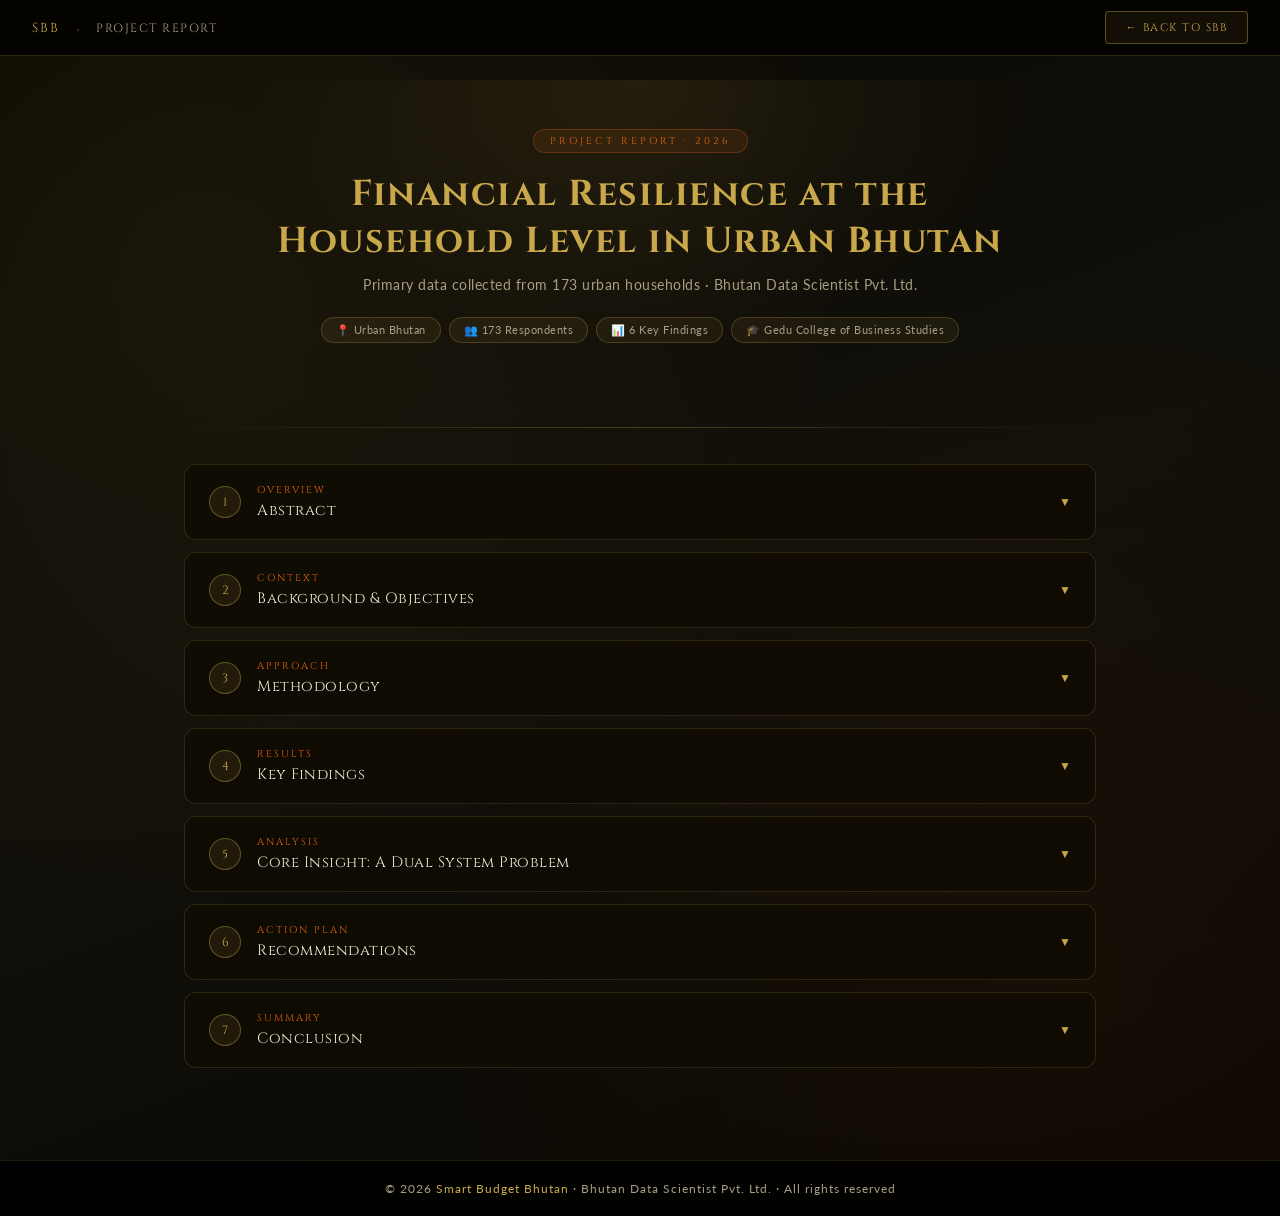
<file: pages/report.html>
<!DOCTYPE html>
<html lang="en">
<head>
  <meta charset="UTF-8">
  <meta name="viewport" content="width=device-width, initial-scale=1.0">
  <title>Project Report · Smart Budget Bhutan</title>
  <link rel="icon" href="data:image/svg+xml,<svg xmlns='http://www.w3.org/2000/svg' viewBox='0 0 100 100'><text y='.9em' font-size='90'>📋</text></svg>">
  <link rel="preconnect" href="https://fonts.googleapis.com">
  <link rel="preconnect" href="https://fonts.gstatic.com" crossorigin>
  <link href="https://fonts.googleapis.com/css2?family=Cinzel:wght@600;700&family=Lato:wght@300;400;700&display=swap" rel="stylesheet">

  <style>
    :root {
      --gold: #c9a84c;
      --deep: #0d0a04;
      --accent: #e25f0e;
      --text: #f0ead6;
      --muted: #a89e84;
      --green: #4caf82;
      --card-bg: rgba(15,12,4,0.95);
    }

    * { box-sizing: border-box; margin: 0; padding: 0; }

    body {
      font-family: 'Lato', sans-serif;
      background: #080602;
      color: var(--text);
      min-height: 100vh;
      background-image:
        radial-gradient(circle at 15% 20%, rgba(201,168,76,0.07) 0%, transparent 45%),
        radial-gradient(circle at 85% 80%, rgba(226,95,14,0.05) 0%, transparent 45%),
        linear-gradient(160deg, #0a0802 0%, #12100a 50%, #080602 100%);
    }

    /* ── NAV ── */
    .report-nav {
      position: fixed;
      top: 0; left: 0; right: 0;
      z-index: 100;
      background: rgba(5,4,1,0.96);
      backdrop-filter: blur(12px);
      border-bottom: 1px solid rgba(201,168,76,0.2);
      padding: 0 32px;
      height: 56px;
      display: flex;
      align-items: center;
      justify-content: space-between;
    }

    .report-nav-left {
      display: flex;
      align-items: center;
      gap: 16px;
    }

    .report-nav-brand {
      font-family: 'Cinzel', serif;
      font-size: 13px;
      color: var(--gold);
      letter-spacing: 2px;
      text-decoration: none;
    }

    .report-nav-sep { color: rgba(201,168,76,0.3); font-size: 16px; }

    .report-nav-title {
      font-family: 'Cinzel', serif;
      font-size: 12px;
      color: var(--muted);
      letter-spacing: 1.5px;
      text-transform: uppercase;
    }

    .report-nav-back {
      display: inline-flex;
      align-items: center;
      gap: 8px;
      padding: 8px 20px;
      font-family: 'Cinzel', serif;
      font-size: 11px;
      letter-spacing: 1.5px;
      text-transform: uppercase;
      border: 1px solid rgba(201,168,76,0.4);
      background: rgba(201,168,76,0.08);
      color: var(--gold);
      cursor: pointer;
      border-radius: 4px;
      text-decoration: none;
      transition: background 0.2s, color 0.2s;
    }

    .report-nav-back:hover { background: var(--gold); color: var(--deep); }

    /* ── SCROLL PROGRESS ── */
    .scroll-progress {
      position: fixed;
      top: 56px; left: 0;
      height: 3px;
      background: linear-gradient(90deg, var(--accent), var(--gold));
      z-index: 99;
      transition: width 0.1s linear;
      width: 0%;
    }

    /* ── PAGE WRAPPER ── */
    .report-page {
      max-width: 960px;
      margin: 0 auto;
      padding: 80px 24px 80px;
    }

    /* ── HERO HEADER ── */
    .report-hero {
      text-align: center;
      padding: 48px 0 40px;
      position: relative;
    }

    .report-hero::before {
      content: '';
      position: absolute;
      inset: 0;
      background: radial-gradient(ellipse at 50% 0%, rgba(201,168,76,0.1) 0%, transparent 60%);
      pointer-events: none;
    }

    .report-badge {
      display: inline-block;
      font-size: 10px;
      letter-spacing: 3px;
      text-transform: uppercase;
      color: var(--accent);
      font-family: 'Cinzel', serif;
      background: rgba(226,95,14,0.1);
      border: 1px solid rgba(226,95,14,0.3);
      border-radius: 50px;
      padding: 4px 16px;
      margin-bottom: 18px;
    }

    .report-hero h1 {
      font-family: 'Cinzel', serif;
      font-size: clamp(20px, 3.5vw, 36px);
      color: var(--gold);
      letter-spacing: 1.5px;
      line-height: 1.3;
      margin-bottom: 12px;
    }

    .report-hero-sub {
      font-size: 13.5px;
      color: var(--muted);
      margin-bottom: 24px;
      letter-spacing: 0.5px;
    }

    .report-meta-row {
      display: flex;
      flex-wrap: wrap;
      gap: 8px;
      justify-content: center;
      margin-bottom: 8px;
    }

    .report-meta-pill {
      background: rgba(201,168,76,0.08);
      border: 1px solid rgba(201,168,76,0.25);
      border-radius: 50px;
      padding: 5px 14px;
      font-size: 11px;
      color: var(--muted);
      letter-spacing: 0.5px;
    }

    /* ── DIVIDER ── */
    .report-divider {
      height: 1px;
      background: linear-gradient(90deg, transparent, rgba(201,168,76,0.3), transparent);
      margin: 36px 0;
    }

    /* ── ACCORDION SECTIONS ── */
    .accordion-item {
      background: var(--card-bg);
      border: 1px solid rgba(201,168,76,0.18);
      border-radius: 12px;
      margin-bottom: 12px;
      overflow: hidden;
      transition: box-shadow 0.2s;
    }

    .accordion-item:hover { box-shadow: 0 8px 28px rgba(0,0,0,0.5); }

    .accordion-header {
      width: 100%;
      display: flex;
      align-items: center;
      gap: 16px;
      padding: 18px 24px;
      background: transparent;
      border: none;
      cursor: pointer;
      text-align: left;
      transition: background 0.2s;
    }

    .accordion-header:hover { background: rgba(201,168,76,0.05); }

    .accordion-header.active {
      border-bottom: 1px solid rgba(201,168,76,0.15);
      background: rgba(201,168,76,0.06);
    }

    .accordion-num {
      width: 32px; height: 32px; min-width: 32px;
      border-radius: 50%;
      background: rgba(201,168,76,0.1);
      border: 1.5px solid rgba(201,168,76,0.4);
      font-family: 'Cinzel', serif;
      font-size: 12px;
      color: var(--gold);
      display: flex; align-items: center; justify-content: center;
      flex-shrink: 0;
    }

    .accordion-title-wrap { flex: 1; }

    .accordion-tag {
      font-size: 10px;
      letter-spacing: 2px;
      color: var(--accent);
      text-transform: uppercase;
      font-family: 'Cinzel', serif;
      margin-bottom: 3px;
    }

    .accordion-title {
      font-family: 'Cinzel', serif;
      font-size: 15px;
      color: var(--text);
      letter-spacing: 0.5px;
    }

    .accordion-chevron {
      color: var(--gold);
      font-size: 12px;
      transition: transform 0.3s ease;
      flex-shrink: 0;
    }

    .accordion-chevron.open { transform: rotate(180deg); }

    .accordion-body {
      max-height: 0;
      overflow: hidden;
      transition: max-height 0.45s cubic-bezier(0.4,0,0.2,1);
    }

    .accordion-body.open { max-height: 3000px; }

    .accordion-content { padding: 24px 28px 28px; }

    /* ── TYPOGRAPHY ── */
    .rpt-body {
      font-size: 14px;
      color: var(--muted);
      line-height: 1.82;
      text-align: justify;
      margin-bottom: 14px;
    }

    .rpt-body strong { color: var(--text); }
    .rpt-body:last-child { margin-bottom: 0; }

    .rpt-label {
      font-family: 'Cinzel', serif;
      font-size: 10px;
      letter-spacing: 3px;
      text-transform: uppercase;
      color: var(--accent);
      margin-bottom: 14px;
    }

    .rpt-list {
      list-style: none;
      padding: 0; margin: 0 0 14px;
    }

    .rpt-list li {
      font-size: 13.5px;
      color: var(--muted);
      padding: 6px 0 6px 22px;
      position: relative;
      line-height: 1.6;
      border-bottom: 1px solid rgba(201,168,76,0.06);
    }

    .rpt-list li:last-child { border-bottom: none; }

    .rpt-list li::before {
      content: '→';
      position: absolute; left: 0;
      color: var(--gold); font-size: 12px;
    }

    /* ── FINDINGS GRID ── */
    .findings-grid {
      display: grid;
      grid-template-columns: repeat(3, 1fr);
      gap: 14px;
      margin-bottom: 4px;
    }

    .finding-card {
      background: rgba(255,255,255,0.03);
      border: 1px solid rgba(201,168,76,0.15);
      border-top: 3px solid var(--gold);
      border-radius: 10px;
      padding: 18px 16px;
      transition: transform 0.2s;
    }

    .finding-card:hover { transform: translateY(-4px); }

    .finding-num {
      font-family: 'Cinzel', serif;
      font-size: 10px;
      color: var(--accent);
      letter-spacing: 2px;
      margin-bottom: 6px;
    }

    .finding-title {
      font-family: 'Cinzel', serif;
      font-size: 12.5px;
      color: var(--text);
      margin-bottom: 8px;
      letter-spacing: 0.5px;
    }

    .finding-stat {
      font-family: 'Cinzel', serif;
      font-size: 30px;
      color: var(--gold);
      line-height: 1;
      margin-bottom: 10px;
    }

    .finding-body {
      font-size: 12.5px;
      color: var(--muted);
      line-height: 1.7;
      text-align: justify;
    }

    /* ── DUAL BLOCK ── */
    .dual-grid {
      display: grid;
      grid-template-columns: 1fr 1fr;
      gap: 14px;
      margin-bottom: 14px;
    }

    .dual-item {
      border-radius: 8px;
      padding: 16px 18px;
    }

    .dual-item.structural {
      background: rgba(226,95,14,0.07);
      border-left: 3px solid var(--accent);
    }

    .dual-item.behavioral {
      background: rgba(76,175,130,0.07);
      border-left: 3px solid var(--green);
    }

    .dual-label {
      font-family: 'Cinzel', serif;
      font-size: 11px;
      letter-spacing: 1.5px;
      text-transform: uppercase;
      color: var(--text);
      margin-bottom: 10px;
    }

    /* ── RECS GRID ── */
    .recs-grid {
      display: grid;
      grid-template-columns: repeat(3, 1fr);
      gap: 12px;
    }

    .rec-card {
      background: rgba(255,255,255,0.03);
      border: 1px solid rgba(201,168,76,0.12);
      border-radius: 10px;
      padding: 16px 14px;
    }

    .rec-icon { font-size: 20px; margin-bottom: 8px; }

    .rec-title {
      font-family: 'Cinzel', serif;
      font-size: 12px;
      color: var(--gold);
      letter-spacing: 0.5px;
      margin-bottom: 7px;
    }

    .rec-body {
      font-size: 12.5px;
      color: var(--muted);
      line-height: 1.65;
      text-align: justify;
    }

    /* ── QUOTE ── */
    .rpt-quote {
      background: rgba(201,168,76,0.07);
      border-left: 4px solid var(--gold);
      border-radius: 8px;
      padding: 16px 20px;
      font-family: 'Cinzel', serif;
      font-size: 14px;
      color: var(--gold);
      line-height: 1.65;
      font-style: italic;
      margin-top: 16px;
    }

    /* ── TWO COL ── */
    .two-col {
      display: grid;
      grid-template-columns: 1fr 1fr;
      gap: 24px;
    }

    /* ── BACK TO TOP ── */
    .back-to-top {
      position: fixed;
      bottom: 28px; right: 28px;
      width: 44px; height: 44px;
      border-radius: 50%;
      background: rgba(201,168,76,0.15);
      border: 1px solid rgba(201,168,76,0.4);
      color: var(--gold);
      font-size: 18px;
      display: flex; align-items: center; justify-content: center;
      cursor: pointer;
      transition: background 0.2s, opacity 0.3s;
      opacity: 0; pointer-events: none; z-index: 99;
    }

    .back-to-top.visible { opacity: 1; pointer-events: all; }
    .back-to-top:hover { background: rgba(201,168,76,0.3); }

    /* ── FOOTER ── */
    .report-footer {
      background: rgba(0,0,0,0.9);
      border-top: 1px solid rgba(201,168,76,0.15);
      padding: 20px;
      text-align: center;
      font-size: 12px;
      color: var(--muted);
      letter-spacing: 1px;
    }

    .report-footer a { color: var(--gold); text-decoration: none; }

    /* ── MOBILE ── */
    @media (max-width: 768px) {
      .report-nav { padding: 0 16px; }
      .report-nav-title, .report-nav-sep { display: none; }
      .report-page { padding: 72px 14px 60px; }
      .accordion-content { padding: 18px 16px 22px; }
      .findings-grid { grid-template-columns: 1fr 1fr; }
      .recs-grid { grid-template-columns: 1fr 1fr; }
      .dual-grid { grid-template-columns: 1fr; }
      .two-col { grid-template-columns: 1fr; }
    }

    @media (max-width: 480px) {
      .findings-grid { grid-template-columns: 1fr; }
      .recs-grid { grid-template-columns: 1fr; }
    }
  </style>
</head>
<body>

  <!-- SCROLL PROGRESS -->
  <div class="scroll-progress" id="scroll-progress"></div>

  <!-- NAV -->
  <nav class="report-nav">
    <div class="report-nav-left">
      <a href="../index.html" class="report-nav-brand">SBB</a>
      <span class="report-nav-sep">·</span>
      <span class="report-nav-title">Project Report</span>
    </div>
   <a href="../index.html" class="report-nav-back">← Back to SBB</a>
  </nav>

  <div class="report-page">

    <!-- HERO -->
    <div class="report-hero">
      <div class="report-badge">Project Report · 2026</div>
      <h1>Financial Resilience at the<br>Household Level in Urban Bhutan</h1>
      <p class="report-hero-sub">Primary data collected from 173 urban households · Bhutan Data Scientist Pvt. Ltd.</p>
      <div class="report-meta-row">
        <span class="report-meta-pill">📍 Urban Bhutan</span>
        <span class="report-meta-pill">👥 173 Respondents</span>
        <span class="report-meta-pill">📊 6 Key Findings</span>
        <span class="report-meta-pill">🎓 Gedu College of Business Studies</span>
      </div>
    </div>

    <div class="report-divider"></div>

    <!-- ── ACCORDION SECTIONS ── -->

    <!-- 1. ABSTRACT -->
    <div class="accordion-item">
      <button class="accordion-header" onclick="toggleAccordion(this)">
        <div class="accordion-num">1</div>
        <div class="accordion-title-wrap">
          <div class="accordion-tag">Overview</div>
          <div class="accordion-title">Abstract</div>
        </div>
        <span class="accordion-chevron">▼</span>
      </button>
      <div class="accordion-body">
        <div class="accordion-content">
          <p class="rpt-body">This project focused on financial resilience at the household level in urban Bhutan, exploring income, expenditure, housing costs, saving behavior, and financial challenges. Using a cross-sectional descriptive approach, primary data was collected via a Google survey, cleaned in Google Sheets, and visualized in Tableau.</p>
          <p class="rpt-body">Key findings show that many urban households earn low incomes and spend a large share on rent and loan repayments, severely limiting savings capacity. High living costs and low income were found as the main barriers to saving, while poor budgeting and financial planning skills add to this vulnerability.</p>
          <p class="rpt-body">The project concludes that financial resilience in urban Bhutan depends on both structural factors (income, housing costs) and behavioral factors (saving habits, financial planning). Recommendations include improving affordable housing, promoting financial literacy, and providing practical digital tools.</p>
        </div>
      </div>
    </div>

    <!-- 2. BACKGROUND -->
    <div class="accordion-item">
      <button class="accordion-header" onclick="toggleAccordion(this)">
        <div class="accordion-num">2</div>
        <div class="accordion-title-wrap">
          <div class="accordion-tag">Context</div>
          <div class="accordion-title">Background & Objectives</div>
        </div>
        <span class="accordion-chevron">▼</span>
      </button>
      <div class="accordion-body">
        <div class="accordion-content">
          <p class="rpt-body">Bhutan is experiencing steady urbanization as people migrate from rural areas in search of better employment, education, and services. While opportunities have increased, the cost of urban living has risen significantly creating a dual challenge for households who face high rental costs, rising goods and services prices, limited income growth, and increased financial obligations.</p>
          <p class="rpt-body">Financial resilience the ability to manage expenses, absorb financial shocks, and maintain stability is becoming increasingly critical. Limited existing research on how Bhutanese households manage finances makes this project important for providing data-driven insights.</p>
          <div class="rpt-label" style="margin-top:20px;">Project Objectives</div>
          <ul class="rpt-list">
            <li>Analyze income levels and income stability of urban households</li>
            <li>Examine household expenditure patterns on essential goods and services</li>
            <li>Evaluate the impact of housing costs on household financial well-being</li>
            <li>Assess savings behavior and financial management practices</li>
            <li>Identify key financial challenges and support preferences</li>
          </ul>
        </div>
      </div>
    </div>

    <!-- 3. METHODOLOGY -->
    <div class="accordion-item">
      <button class="accordion-header" onclick="toggleAccordion(this)">
        <div class="accordion-num">3</div>
        <div class="accordion-title-wrap">
          <div class="accordion-tag">Approach</div>
          <div class="accordion-title">Methodology</div>
        </div>
        <span class="accordion-chevron">▼</span>
      </button>
      <div class="accordion-body">
        <div class="accordion-content">
          <p class="rpt-body">This project follows an exploratory and descriptive design to understand trends and patterns related to financial resilience in urban Bhutan. It is non-experimental and cross-sectional, with data collected at a single point in time without manipulating any variables.</p>
          <p class="rpt-body">Primary survey data was collected from 173 urban households using Google Forms. Data was cleaned and prepared in Google Sheets inconsistencies checked, missing values handled, and categorical data converted to numerical where necessary. Cleaned data was then analyzed in Tableau to create interactive charts and visualizations.</p>
          <div class="rpt-label" style="margin-top:20px;">Visualizations Used</div>
          <ul class="rpt-list">
            <li>Bar charts — income distribution and largest household expenses</li>
            <li>Bubble chart — budgeting difficulties (saving, planning, debt management)</li>
            <li>Pie chart — reasons for not saving</li>
            <li>Tree map — preferred financial support types</li>
          </ul>
        </div>
      </div>
    </div>

    <!-- 4. KEY FINDINGS -->
    <div class="accordion-item">
      <button class="accordion-header" onclick="toggleAccordion(this)">
        <div class="accordion-num">4</div>
        <div class="accordion-title-wrap">
          <div class="accordion-tag">Results</div>
          <div class="accordion-title">Key Findings</div>
        </div>
        <span class="accordion-chevron">▼</span>
      </button>
      <div class="accordion-body">
        <div class="accordion-content">
          <div class="findings-grid">

            <div class="finding-card">
              <div class="finding-num">FINDING 01</div>
              <div class="finding-title">Young Urban Population</div>
              <div class="finding-stat">78%</div>
              <p class="finding-body">78.03% of respondents are aged 21–35  young adults in early career stages with the highest financial vulnerability due to lower income and higher living costs.</p>
            </div>

            <div class="finding-card">
              <div class="finding-num">FINDING 02</div>
              <div class="finding-title">Low Income Households</div>
              <div class="finding-stat">50%+</div>
              <p class="finding-body">More than half earn Nu. 30,000 or less per month. The largest group earns below Nu. 20,000, leaving very limited capacity for savings a clear "missing middle" income gap.</p>
            </div>

            <div class="finding-card">
              <div class="finding-num">FINDING 03</div>
              <div class="finding-title">Rent Dominates Expenses</div>
              <div class="finding-stat">37.8%</div>
              <p class="finding-body">Rent alone is 37.76% of total household expenses. Combined with loan repayments, over 55% of income goes to fixed, non-negotiable costs leaving almost nothing to save.</p>
            </div>

            <div class="finding-card">
              <div class="finding-num">FINDING 04</div>
              <div class="finding-title">Why Households Cannot Save</div>
              <div class="finding-stat">61%</div>
              <p class="finding-body">High expenses (36.11%) and low income (25%) account for 61.11% of reasons. A further 23.61% have no regular saving habit, and 11.11% cited unexpected expenses.</p>
            </div>

            <div class="finding-card">
              <div class="finding-num">FINDING 05</div>
              <div class="finding-title">Budgeting Challenges</div>
              <div class="finding-stat">37.5%</div>
              <p class="finding-body">Inability to save is the top financial difficulty (37.54%), followed by financial planning (28.67%) and daily budgeting (20.48%) three deeply interconnected challenges.</p>
            </div>

            <div class="finding-card">
              <div class="finding-num">FINDING 06</div>
              <div class="finding-title">Demand for Digital Tools</div>
              <div class="finding-stat">61.4%</div>
              <p class="finding-body">61.44% of households want either savings/investment products or mobile digital budgeting tools showing strong demand for practical, accessible financial tools over advice alone.</p>
            </div>

          </div>
        </div>
      </div>
    </div>

    <!-- 5. CORE INSIGHT -->
    <div class="accordion-item">
      <button class="accordion-header" onclick="toggleAccordion(this)">
        <div class="accordion-num">5</div>
        <div class="accordion-title-wrap">
          <div class="accordion-tag">Analysis</div>
          <div class="accordion-title">Core Insight: A Dual System Problem</div>
        </div>
        <span class="accordion-chevron">▼</span>
      </button>
      <div class="accordion-body">
        <div class="accordion-content">
          <p class="rpt-body">Financial resilience in urban Bhutan depends on two interconnected systems. When both break down simultaneously, households face a cycle of financial vulnerability that is very hard to escape.</p>
          <div class="dual-grid">
            <div class="dual-item structural">
              <div class="dual-label">Structural Factors</div>
              <ul class="rpt-list">
                <li>Low and unstable income</li>
                <li>High housing and rent costs</li>
                <li>Rising cost of living (GST)</li>
                <li>Limited access to financial services</li>
              </ul>
            </div>
            <div class="dual-item behavioral">
              <div class="dual-label">Behavioral Factors</div>
              <ul class="rpt-list">
                <li>Weak saving habits</li>
                <li>Poor budgeting practices</li>
                <li>Lack of financial planning</li>
                <li>No emergency fund strategy</li>
              </ul>
            </div>
          </div>
          <p class="rpt-body">When these structural and behavioral factors combine, households face a lack of financial buffer, increased stress managing daily needs, and high vulnerability to emergencies medical expenses, job loss, or sudden economic shocks.</p>
        </div>
      </div>
    </div>

    <!-- 6. RECOMMENDATIONS -->
    <div class="accordion-item">
      <button class="accordion-header" onclick="toggleAccordion(this)">
        <div class="accordion-num">6</div>
        <div class="accordion-title-wrap">
          <div class="accordion-tag">Action Plan</div>
          <div class="accordion-title">Recommendations</div>
        </div>
        <span class="accordion-chevron">▼</span>
      </button>
      <div class="accordion-body">
        <div class="accordion-content">
          <div class="recs-grid">
            <div class="rec-card">
              <div class="rec-icon">🏠</div>
              <div class="rec-title">Affordable Housing</div>
              <p class="rec-body">The government and private sector should increase supply of affordable housing in urban areas to reduce the rent burden that consumes over a third of household income.</p>
            </div>
            <div class="rec-card">
              <div class="rec-icon">📚</div>
              <div class="rec-title">Financial Literacy</div>
              <p class="rec-body">Run programs educating households on budgeting, saving, debt management, and financial planning to build practical money management skills.</p>
            </div>
            <div class="rec-card">
              <div class="rec-icon">📱</div>
              <div class="rec-title">Digital Budgeting Tools</div>
              <p class="rec-body">Banks and institutions should introduce mobile budgeting apps that help households track income, expenses, and savings directly addressing the top demand identified in the project.</p>
            </div>
            <div class="rec-card">
              <div class="rec-icon">💰</div>
              <div class="rec-title">Emergency Fund Products</div>
              <p class="rec-body">Promote savings accounts designed for emergency funds with flexible deposit options to help households build a financial cushion for unexpected expenses.</p>
            </div>
            <div class="rec-card">
              <div class="rec-icon">🏦</div>
              <div class="rec-title">Access to Financial Services</div>
              <p class="rec-body">Expand microfinance, low-interest loans, and investment products to give households more options for managing shocks and building long-term stability.</p>
            </div>
            <div class="rec-card">
              <div class="rec-icon">📊</div>
              <div class="rec-title">Control Urban Living Costs</div>
              <p class="rec-body">Policymakers should focus on controlling rising urban costs, especially housing and utilities, and develop policies that directly support urban household financial stability.</p>
            </div>
          </div>
        </div>
      </div>
    </div>

    <!-- 7. CONCLUSION -->
    <div class="accordion-item">
      <button class="accordion-header" onclick="toggleAccordion(this)">
        <div class="accordion-num">7</div>
        <div class="accordion-title-wrap">
          <div class="accordion-tag">Summary</div>
          <div class="accordion-title">Conclusion</div>
        </div>
        <span class="accordion-chevron">▼</span>
      </button>
      <div class="accordion-body">
        <div class="accordion-content">
          <p class="rpt-body">The findings of this project highlight that financial resilience in urban Bhutan is shaped by both structural factors income levels, housing costs, and rising expenses and behavioral factors such as saving habits, budgeting, and financial planning.</p>
          <p class="rpt-body">Visualization results confirm that many urban households earn low incomes and spend the majority on rent and loan repayments, leaving little capacity to save or absorb financial shocks. The absence of adequate savings creates a critical vulnerability any unexpected expense becomes a crisis.</p>
          <p class="rpt-body">Addressing financial resilience requires a combined approach: improving access to affordable housing and financial services, promoting financial literacy, and providing practical digital tools that help households plan, save, and build long-term stability. The SBB platform including its budget planner, quiz, and financial tools is a direct response to these findings.</p>
          <div class="rpt-quote">
            "Financial resilience in urban Bhutan depends on the combined effect of income, housing costs, expenditure patterns, and financial management practices."
          </div>
        </div>
      </div>
    </div>

  </div><!-- end report-page -->

  <!-- FOOTER -->
  <footer class="report-footer">
    <p>© 2026 <a href="../index.html">Smart Budget Bhutan</a> · Bhutan Data Scientist Pvt. Ltd. · All rights reserved</p>
  </footer>

  <!-- BACK TO TOP -->
  <button class="back-to-top" id="back-to-top" onclick="window.scrollTo({top:0,behavior:'smooth'})" aria-label="Back to top">↑</button>

  <script>
    // Accordion
    function toggleAccordion(btn) {
      const body    = btn.nextElementSibling;
      const chevron = btn.querySelector('.accordion-chevron');
      const isOpen  = body.classList.contains('open');

      // Close all
      document.querySelectorAll('.accordion-body').forEach(b => b.classList.remove('open'));
      document.querySelectorAll('.accordion-header').forEach(h => {
        h.classList.remove('active');
        h.querySelector('.accordion-chevron').classList.remove('open');
      });

      // Open clicked (if it was closed)
      if (!isOpen) {
        body.classList.add('open');
        btn.classList.add('active');
        chevron.classList.add('open');
      }
    }

    // Scroll progress + back to top
    window.addEventListener('scroll', () => {
      const pct = (window.scrollY / (document.documentElement.scrollHeight - window.innerHeight)) * 100;
      document.getElementById('scroll-progress').style.width = pct + '%';
      const btn = document.getElementById('back-to-top');
      btn.classList.toggle('visible', window.scrollY > 400);
    });
  </script>

</body>
</html>
</file>
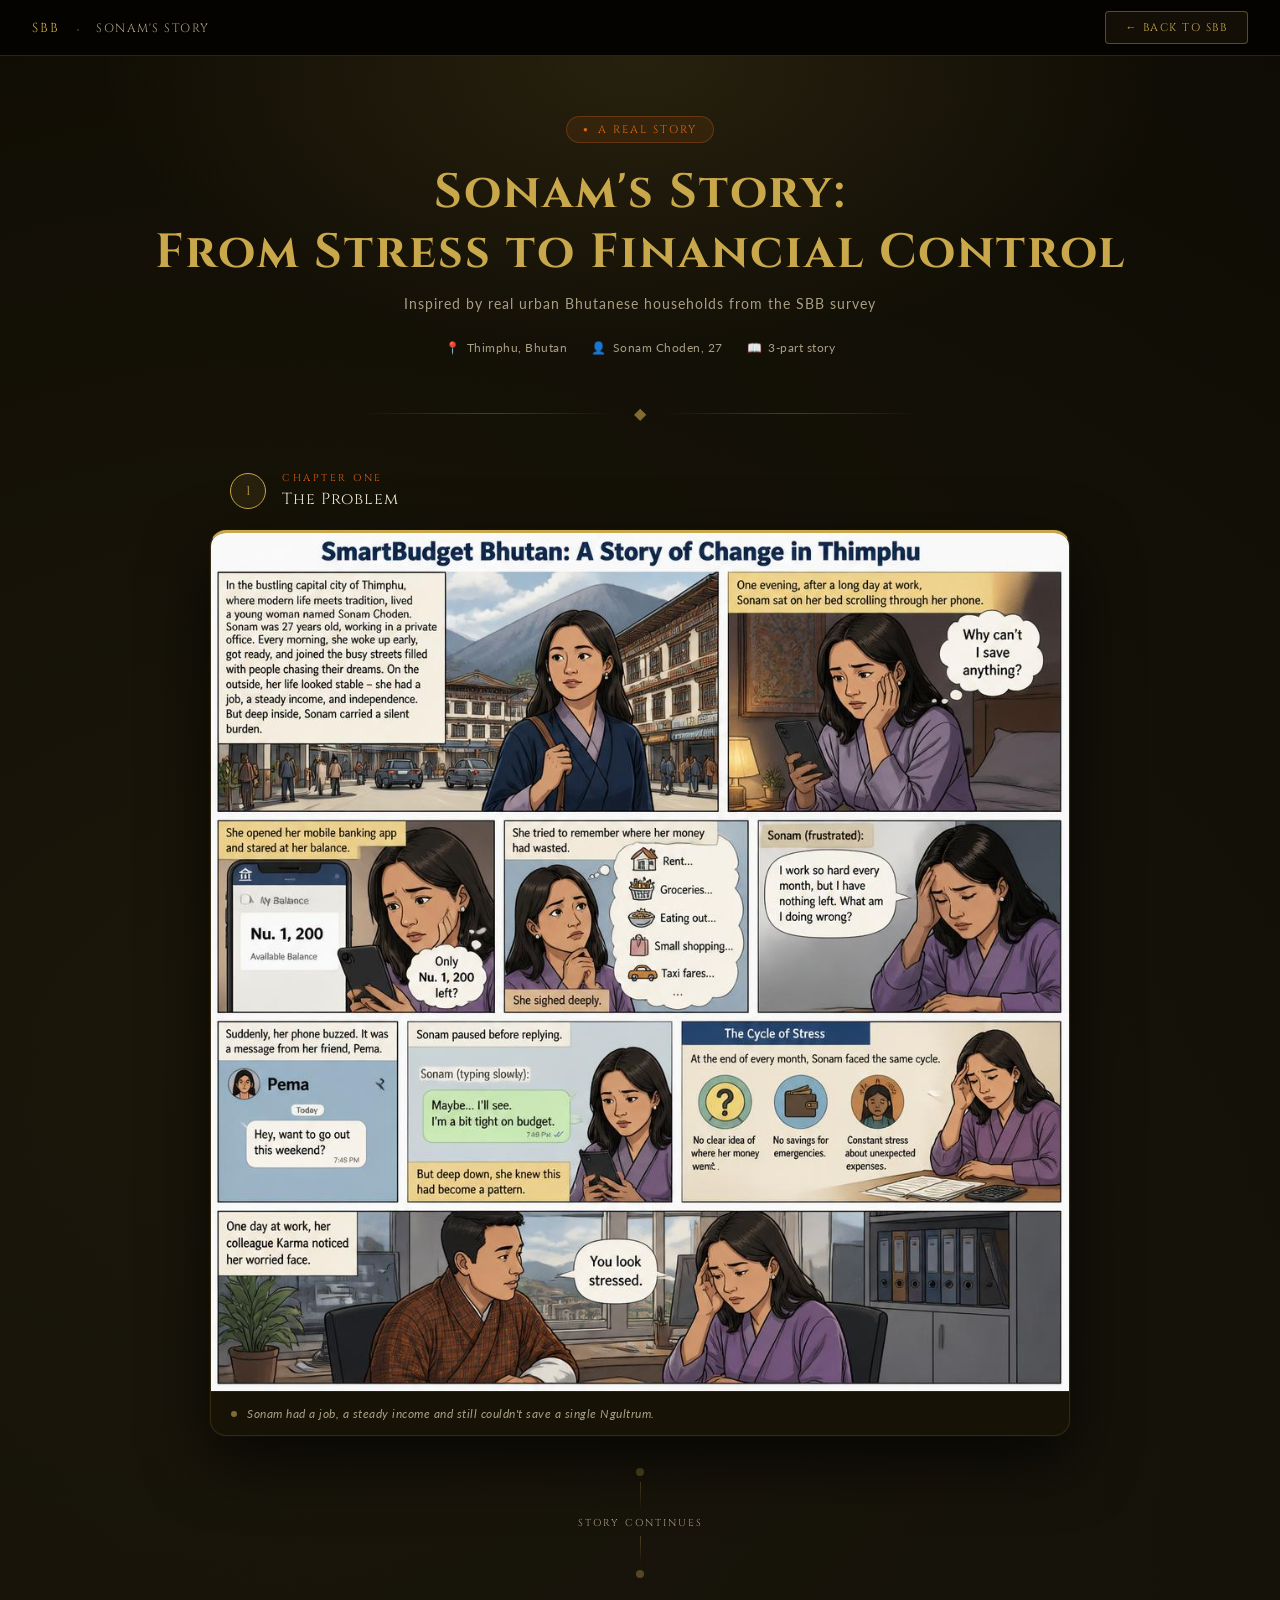
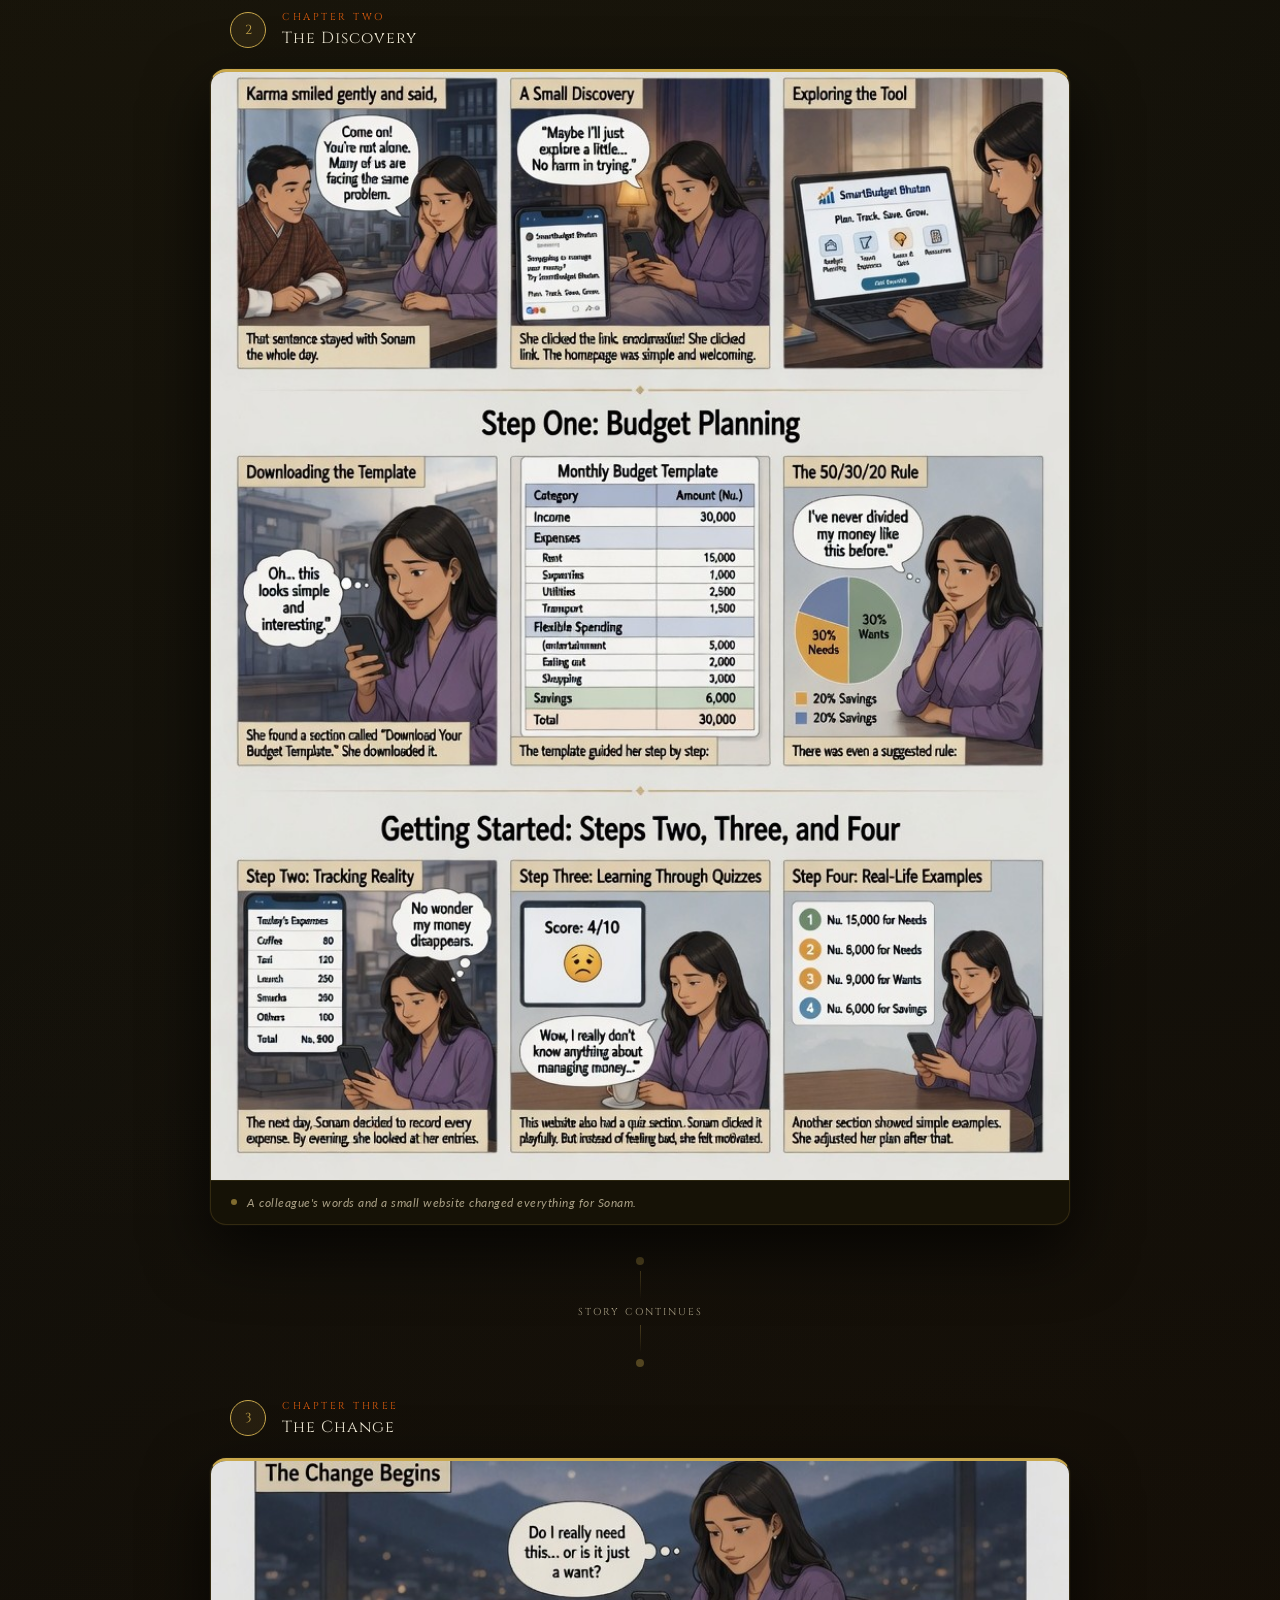
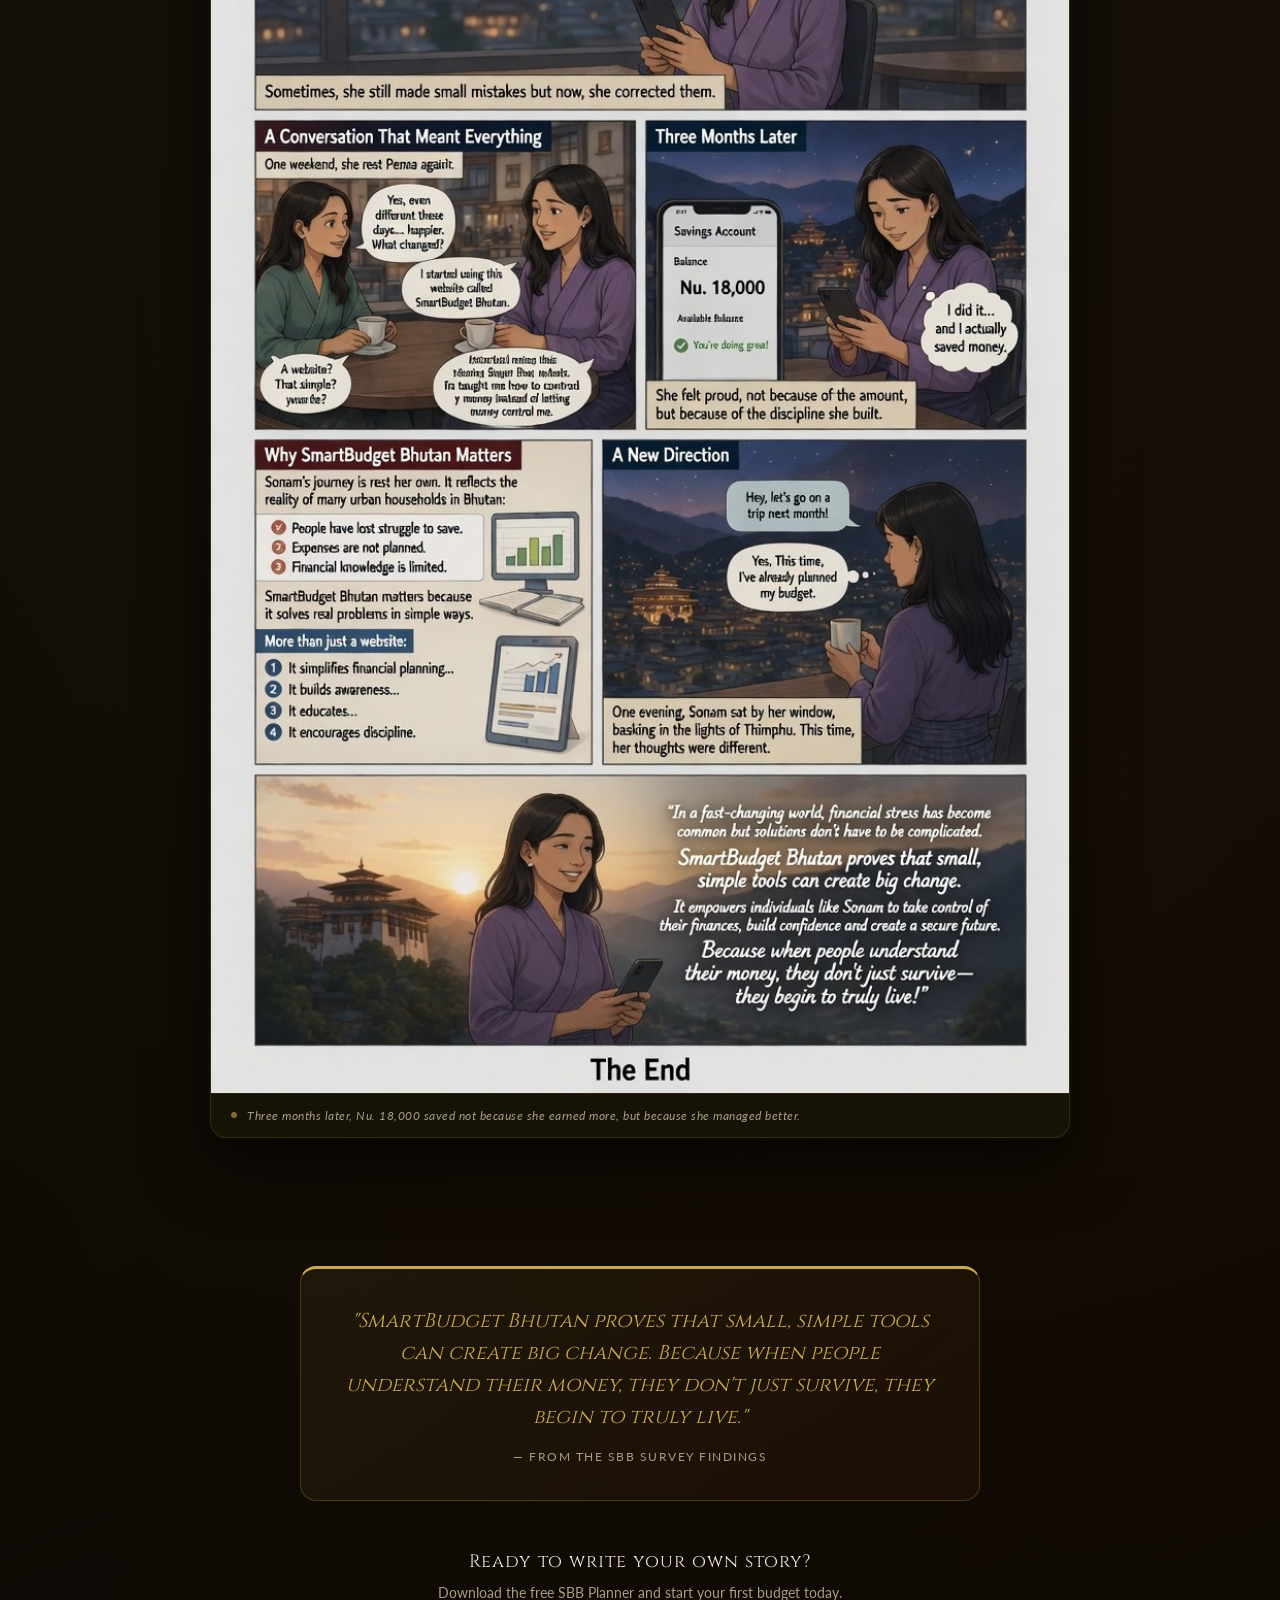
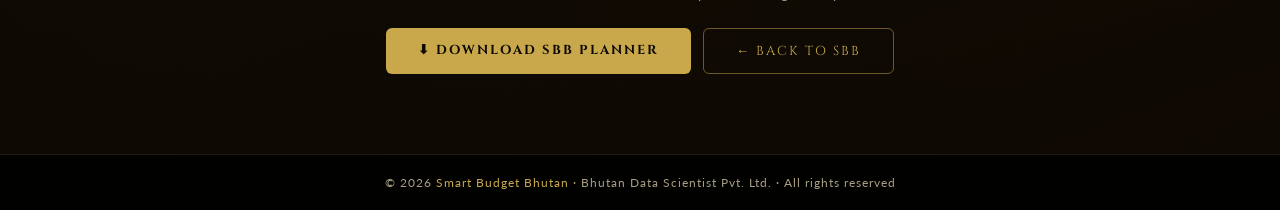
<file: pages/story.html>
<!DOCTYPE html>
<html lang="en">
<head>
  <meta charset="UTF-8">
  <meta name="viewport" content="width=device-width, initial-scale=1.0">
  <title>Sonam's Story : Smart Budget Bhutan</title>
  <link rel="icon" href="data:image/svg+xml,<svg xmlns='http://www.w3.org/2000/svg' viewBox='0 0 100 100'><text y='.9em' font-size='90'>📖</text></svg>">
  <link rel="preconnect" href="https://fonts.googleapis.com">
  <link rel="preconnect" href="https://fonts.gstatic.com" crossorigin>
  <link href="https://fonts.googleapis.com/css2?family=Cinzel:wght@600;700&family=Lato:wght@300;400;700&display=swap" rel="stylesheet">

  <style>
    :root {
      --gold: #c9a84c;
      --deep: #0d0a04;
      --card-bg: rgba(15, 12, 4, 0.95);
      --accent: #e25f0e;
      --text: #f0ead6;
      --muted: #a89e84;
      --green: #4caf82;
    }

    * { box-sizing: border-box; margin: 0; padding: 0; }

    body {
      font-family: 'Lato', sans-serif;
      background: #080602;
      color: var(--text);
      min-height: 100vh;
      background-image:
        radial-gradient(circle at 15% 20%, rgba(201,168,76,0.07) 0%, transparent 45%),
        radial-gradient(circle at 85% 80%, rgba(226,95,14,0.05) 0%, transparent 45%),
        linear-gradient(160deg, #0a0802 0%, #12100a 50%, #080602 100%);
    }

    /* ── TOP NAV BAR ── */
    .story-nav {
      position: fixed;
      top: 0; left: 0; right: 0;
      z-index: 100;
      background: rgba(5,4,1,0.96);
      backdrop-filter: blur(12px);
      border-bottom: 1px solid rgba(201,168,76,0.2);
      padding: 0 32px;
      height: 56px;
      display: flex;
      align-items: center;
      justify-content: space-between;
    }

    .story-nav-left {
      display: flex;
      align-items: center;
      gap: 16px;
    }

    .story-nav-brand {
      font-family: 'Cinzel', serif;
      font-size: 13px;
      color: var(--gold);
      letter-spacing: 2px;
      text-decoration: none;
    }

    .story-nav-sep {
      color: rgba(201,168,76,0.3);
      font-size: 16px;
    }

    .story-nav-title {
      font-family: 'Cinzel', serif;
      font-size: 12px;
      color: var(--muted);
      letter-spacing: 1.5px;
      text-transform: uppercase;
    }

    .story-nav-close {
      display: inline-flex;
      align-items: center;
      gap: 8px;
      padding: 8px 20px;
      font-family: 'Cinzel', serif;
      font-size: 11px;
      letter-spacing: 1.5px;
      text-transform: uppercase;
      border: 1px solid rgba(201,168,76,0.4);
      background: rgba(201,168,76,0.08);
      color: var(--gold);
      cursor: pointer;
      border-radius: 4px;
      text-decoration: none;
      transition: background 0.2s, color 0.2s;
    }

    .story-nav-close:hover {
      background: var(--gold);
      color: var(--deep);
    }

    /* ── HERO HEADER ── */
    .story-hero {
      margin-top: 56px;
      padding: 60px 20px 40px;
      text-align: center;
      position: relative;
      overflow: hidden;
    }

    .story-hero::before {
      content: '';
      position: absolute;
      inset: 0;
      background:
        radial-gradient(ellipse at 50% 0%, rgba(201,168,76,0.12) 0%, transparent 60%);
      pointer-events: none;
    }

    .story-hero-badge {
      display: inline-flex;
      align-items: center;
      gap: 8px;
      background: rgba(226,95,14,0.1);
      border: 1px solid rgba(226,95,14,0.3);
      border-radius: 50px;
      padding: 5px 16px;
      font-size: 11px;
      color: var(--accent);
      letter-spacing: 2px;
      text-transform: uppercase;
      font-family: 'Cinzel', serif;
      margin-bottom: 20px;
    }

    .story-hero-badge::before {
      content: '●';
      font-size: 8px;
      animation: pulse 1.8s ease-in-out infinite;
    }

    @keyframes pulse {
      0%,100% { opacity:1; } 50% { opacity:0.3; }
    }

    .story-hero h1 {
      font-family: 'Cinzel', serif;
      font-size: clamp(26px, 4vw, 48px);
      color: var(--gold);
      letter-spacing: 2px;
      line-height: 1.25;
      margin-bottom: 12px;
    }

    .story-hero-sub {
      font-size: 14px;
      color: var(--muted);
      letter-spacing: 1px;
      margin-bottom: 28px;
    }

    .story-meta-row {
      display: flex;
      align-items: center;
      justify-content: center;
      gap: 24px;
      flex-wrap: wrap;
      margin-bottom: 8px;
    }

    .story-meta-item {
      display: flex;
      align-items: center;
      gap: 6px;
      font-size: 12px;
      color: var(--muted);
      letter-spacing: 0.5px;
    }

    .story-meta-item span:first-child {
      color: var(--gold);
    }

    /* ── DIVIDER ── */
    .story-divider {
      display: flex;
      align-items: center;
      gap: 16px;
      max-width: 600px;
      margin: 0 auto 48px;
      padding: 0 20px;
    }

    .story-divider-line {
      flex: 1;
      height: 1px;
      background: linear-gradient(90deg, transparent, rgba(201,168,76,0.3), transparent);
    }

    .story-divider-icon {
      color: var(--gold);
      font-size: 16px;
      opacity: 0.6;
    }

    /* ── CHAPTER LABELS ── */
    .chapter-label {
      max-width: 860px;
      margin: 0 auto 20px;
      padding: 0 20px;
      display: flex;
      align-items: center;
      gap: 16px;
    }

    .chapter-number {
      width: 36px; height: 36px; min-width: 36px;
      border-radius: 50%;
      background: rgba(201,168,76,0.1);
      border: 1.5px solid var(--gold);
      display: flex; align-items: center; justify-content: center;
      font-family: 'Cinzel', serif;
      font-size: 13px;
      color: var(--gold);
    }

    .chapter-info {
      flex: 1;
    }

    .chapter-tag {
      font-size: 10px;
      letter-spacing: 2.5px;
      color: var(--accent);
      text-transform: uppercase;
      font-family: 'Cinzel', serif;
      margin-bottom: 3px;
    }

    .chapter-title {
      font-family: 'Cinzel', serif;
      font-size: 16px;
      color: var(--text);
      letter-spacing: 1px;
    }

    /* ── IMAGE PANELS ── */
    .story-container {
      max-width: 900px;
      margin: 0 auto;
      padding: 0 20px 80px;
    }

    .story-panel {
      margin-bottom: 48px;
      border-radius: 16px;
      overflow: hidden;
      border: 1px solid rgba(201,168,76,0.2);
      border-top: 3px solid var(--gold);
      box-shadow:
        0 24px 64px rgba(0,0,0,0.7),
        0 0 0 1px rgba(201,168,76,0.05),
        inset 0 1px 0 rgba(201,168,76,0.1);
      background: var(--card-bg);
      position: relative;
      animation: panelFadeIn 0.6s ease forwards;
      opacity: 0;
      transform: translateY(20px);
    }

    .story-panel:nth-child(1) { animation-delay: 0.1s; }
    .story-panel:nth-child(2) { animation-delay: 0.25s; }
    .story-panel:nth-child(3) { animation-delay: 0.4s; }

    @keyframes panelFadeIn {
      to { opacity: 1; transform: translateY(0); }
    }

    .story-panel img {
      width: 100%;
      display: block;
      image-rendering: -webkit-optimize-contrast;
      image-rendering: crisp-edges;
    }

    /* ── PANEL FOOTER CAPTION ── */
    .panel-caption {
      padding: 14px 20px;
      background: rgba(201,168,76,0.04);
      border-top: 1px solid rgba(201,168,76,0.12);
      display: flex;
      align-items: center;
      gap: 10px;
    }

    .panel-caption-dot {
      width: 6px; height: 6px; min-width: 6px;
      border-radius: 50%;
      background: var(--gold);
      opacity: 0.6;
    }

    .panel-caption-text {
      font-size: 12px;
      color: var(--muted);
      letter-spacing: 0.5px;
      font-style: italic;
    }

    /* ── CONNECTOR between panels ── */
    .story-connector {
      display: flex;
      flex-direction: column;
      align-items: center;
      gap: 6px;
      margin-bottom: 32px;
      margin-top: -16px;
    }

    .connector-dot {
      width: 8px; height: 8px;
      border-radius: 50%;
      background: rgba(201,168,76,0.35);
    }

    .connector-line {
      width: 1px;
      height: 28px;
      background: linear-gradient(to bottom, rgba(201,168,76,0.3), transparent);
    }

    .connector-label {
      font-family: 'Cinzel', serif;
      font-size: 10px;
      color: var(--muted);
      letter-spacing: 2px;
      text-transform: uppercase;
    }

    /* ── CLOSING QUOTE ── */
    .story-closing {
      max-width: 680px;
      margin: 0 auto 48px;
      padding: 36px 36px;
      background: linear-gradient(135deg, rgba(201,168,76,0.08) 0%, rgba(226,95,14,0.05) 100%);
      border: 1px solid rgba(201,168,76,0.25);
      border-top: 3px solid var(--gold);
      border-radius: 16px;
      text-align: center;
    }

    .story-closing-quote {
      font-family: 'Cinzel', serif;
      font-size: clamp(15px, 2.5vw, 20px);
      color: var(--gold);
      line-height: 1.6;
      font-style: italic;
      margin-bottom: 16px;
    }

    .story-closing-attr {
      font-size: 12px;
      color: var(--muted);
      letter-spacing: 1.5px;
      text-transform: uppercase;
    }

    /* ── CTA FOOTER ── */
    .story-cta {
      text-align: center;
      padding: 0 20px 80px;
    }

    .story-cta-title {
      font-family: 'Cinzel', serif;
      font-size: 18px;
      color: var(--text);
      letter-spacing: 1px;
      margin-bottom: 8px;
    }

    .story-cta-sub {
      font-size: 13.5px;
      color: var(--muted);
      margin-bottom: 24px;
      line-height: 1.65;
    }

    .story-cta-btns {
      display: flex;
      gap: 12px;
      justify-content: center;
      flex-wrap: wrap;
    }

    .cta-btn-primary {
      padding: 13px 32px;
      font-family: 'Cinzel', serif;
      font-size: 13px;
      letter-spacing: 2px;
      text-transform: uppercase;
      background: var(--gold);
      color: var(--deep);
      border: none;
      border-radius: 6px;
      cursor: pointer;
      text-decoration: none;
      font-weight: 700;
      transition: opacity 0.2s, transform 0.15s;
      display: inline-block;
    }

    .cta-btn-primary:hover {
      opacity: 0.88;
      transform: translateY(-2px);
    }

    .cta-btn-secondary {
      padding: 13px 32px;
      font-family: 'Cinzel', serif;
      font-size: 13px;
      letter-spacing: 2px;
      text-transform: uppercase;
      background: transparent;
      color: var(--gold);
      border: 1px solid rgba(201,168,76,0.5);
      border-radius: 6px;
      cursor: pointer;
      text-decoration: none;
      transition: background 0.2s, color 0.2s;
      display: inline-block;
    }

    .cta-btn-secondary:hover {
      background: rgba(201,168,76,0.1);
    }

    /* ── SCROLL PROGRESS ── */
    .scroll-progress {
      position: fixed;
      top: 56px;
      left: 0;
      height: 3px;
      background: linear-gradient(90deg, var(--accent), var(--gold));
      z-index: 99;
      transition: width 0.1s linear;
      width: 0%;
    }

    /* ── BACK TO TOP ── */
    .back-to-top {
      position: fixed;
      bottom: 28px;
      right: 28px;
      width: 44px; height: 44px;
      border-radius: 50%;
      background: rgba(201,168,76,0.15);
      border: 1px solid rgba(201,168,76,0.4);
      color: var(--gold);
      font-size: 18px;
      display: flex; align-items: center; justify-content: center;
      cursor: pointer;
      transition: background 0.2s, opacity 0.3s, transform 0.2s;
      opacity: 0;
      pointer-events: none;
      z-index: 99;
    }

    .back-to-top.visible {
      opacity: 1;
      pointer-events: all;
    }

    .back-to-top:hover {
      background: rgba(201,168,76,0.3);
      transform: translateY(-3px);
    }

    /* ── FOOTER ── */
    .story-footer {
      background: rgba(0,0,0,0.9);
      border-top: 1px solid rgba(201,168,76,0.15);
      padding: 20px;
      text-align: center;
      font-size: 12px;
      color: var(--muted);
      letter-spacing: 1px;
    }

    .story-footer a {
      color: var(--gold);
      text-decoration: none;
    }

    /* ── MOBILE ── */
    @media (max-width: 600px) {
      .story-nav { padding: 0 16px; }
      .story-nav-title { display: none; }
      .story-nav-sep { display: none; }
      .story-hero { padding: 44px 16px 28px; }
      .story-container { padding: 0 12px 60px; }
      .story-closing { padding: 24px 20px; }
      .chapter-label { padding: 0 12px; }
    }
  </style>
</head>
<body>

  <!-- SCROLL PROGRESS BAR -->
  <div class="scroll-progress" id="scroll-progress"></div>

  <!-- NAV -->
  <nav class="story-nav">
    <div class="story-nav-left">
      <a href="../index.html" class="story-nav-brand">SBB</a>
      <span class="story-nav-sep">·</span>
      <span class="story-nav-title">Sonam's Story</span>
    </div>
    <a href="../index.html" class="story-nav-close">← Back to SBB</a>
  </nav>

  <!-- HERO -->
  <div class="story-hero">
    <div class="story-hero-badge">A Real Story</div>
    <h1>Sonam's Story:<br>From Stress to Financial Control</h1>
    <p class="story-hero-sub">Inspired by real urban Bhutanese households from the SBB survey</p>
    <div class="story-meta-row">
      <div class="story-meta-item"><span>📍</span> Thimphu, Bhutan</div>
      <div class="story-meta-item"><span>👤</span> Sonam Choden, 27</div>
      <div class="story-meta-item"><span>📖</span> 3-part story</div>
    </div>
  </div>

  <div class="story-divider">
    <div class="story-divider-line"></div>
    <div class="story-divider-icon">◆</div>
    <div class="story-divider-line"></div>
  </div>

  <!-- STORY CONTENT -->
  <div class="story-container">

    <!-- PART 1 -->
    <div class="chapter-label">
      <div class="chapter-number">1</div>
      <div class="chapter-info">
        <div class="chapter-tag">Chapter One</div>
        <div class="chapter-title">The Problem</div>
      </div>
    </div>

    <div class="story-panel">
      <img
        src="../assets/images/sonam's story part 1.jpg"
        alt="Sonam's Story Part 1 — The Problem"
        loading="eager"
      >
      <div class="panel-caption">
        <div class="panel-caption-dot"></div>
        <div class="panel-caption-text">Sonam had a job, a steady income and still couldn't save a single Ngultrum.</div>
      </div>
    </div>

    <!-- CONNECTOR -->
    <div class="story-connector">
      <div class="connector-dot"></div>
      <div class="connector-line"></div>
      <div class="connector-label">Story continues</div>
      <div class="connector-line"></div>
      <div class="connector-dot"></div>
    </div>

    <!-- PART 2 -->
    <div class="chapter-label">
      <div class="chapter-number">2</div>
      <div class="chapter-info">
        <div class="chapter-tag">Chapter Two</div>
        <div class="chapter-title">The Discovery</div>
      </div>
    </div>

    <div class="story-panel">
      <img
        src="../assets/images/part2.jpg"
        alt="Sonam's Story Part 2: The Discovery"
        loading="lazy"
      >
      <div class="panel-caption">
        <div class="panel-caption-dot"></div>
        <div class="panel-caption-text">A colleague's words and a small website changed everything for Sonam.</div>
      </div>
    </div>

    <!-- CONNECTOR -->
    <div class="story-connector">
      <div class="connector-dot"></div>
      <div class="connector-line"></div>
      <div class="connector-label">Story continues</div>
      <div class="connector-line"></div>
      <div class="connector-dot"></div>
    </div>

    <!-- PART 3 -->
    <div class="chapter-label">
      <div class="chapter-number">3</div>
      <div class="chapter-info">
        <div class="chapter-tag">Chapter Three</div>
        <div class="chapter-title">The Change</div>
      </div>
    </div>

    <div class="story-panel">
      <img
        src="../assets/images/part3.jpg"
        alt="Sonam's Story Part 3: The Change"
        loading="lazy"
      >
      <div class="panel-caption">
        <div class="panel-caption-dot"></div>
        <div class="panel-caption-text">Three months later, Nu. 18,000 saved not because she earned more, but because she managed better.</div>
      </div>
    </div>

  </div>

  <!-- CLOSING QUOTE -->
  <div class="story-closing" style="margin: 0 auto 48px; max-width:680px; padding: 36px; text-align:center;">
    <div class="story-closing-quote">
      "SmartBudget Bhutan proves that small, simple tools can create big change. Because when people understand their money, they don't just survive, they begin to truly live."
    </div>
    <div class="story-closing-attr">— From the SBB Survey Findings</div>
  </div>

  <!-- CTA -->
  <div class="story-cta">
    <div class="story-cta-title">Ready to write your own story?</div>
    <p class="story-cta-sub">Download the free SBB Planner and start your first budget today.</p>
    <div class="story-cta-btns">
      <a href="../assets/files/SmartBudget_Global_planner.xlsx" download class="cta-btn-primary">⬇ Download SBB Planner</a>
      <a href="../index.html" class="cta-btn-secondary">← Back to SBB</a>
    </div>
  </div>

  <!-- FOOTER -->
  <footer class="story-footer">
    <p>© 2026 <a href="../index.html">Smart Budget Bhutan</a> · Bhutan Data Scientist Pvt. Ltd. · All rights reserved</p>
  </footer>

  <!-- BACK TO TOP -->
  <button class="back-to-top" id="back-to-top" onclick="window.scrollTo({top:0,behavior:'smooth'})" aria-label="Back to top">↑</button>

  <script>
    // Scroll progress bar
    window.addEventListener('scroll', () => {
      const scrollTop = window.scrollY;
      const docHeight = document.documentElement.scrollHeight - window.innerHeight;
      const pct = docHeight > 0 ? (scrollTop / docHeight) * 100 : 0;
      document.getElementById('scroll-progress').style.width = pct + '%';

      // Back to top visibility
      const btn = document.getElementById('back-to-top');
      if (scrollTop > 400) btn.classList.add('visible');
      else btn.classList.remove('visible');
    });
  </script>

</body>
</html>
</file>
